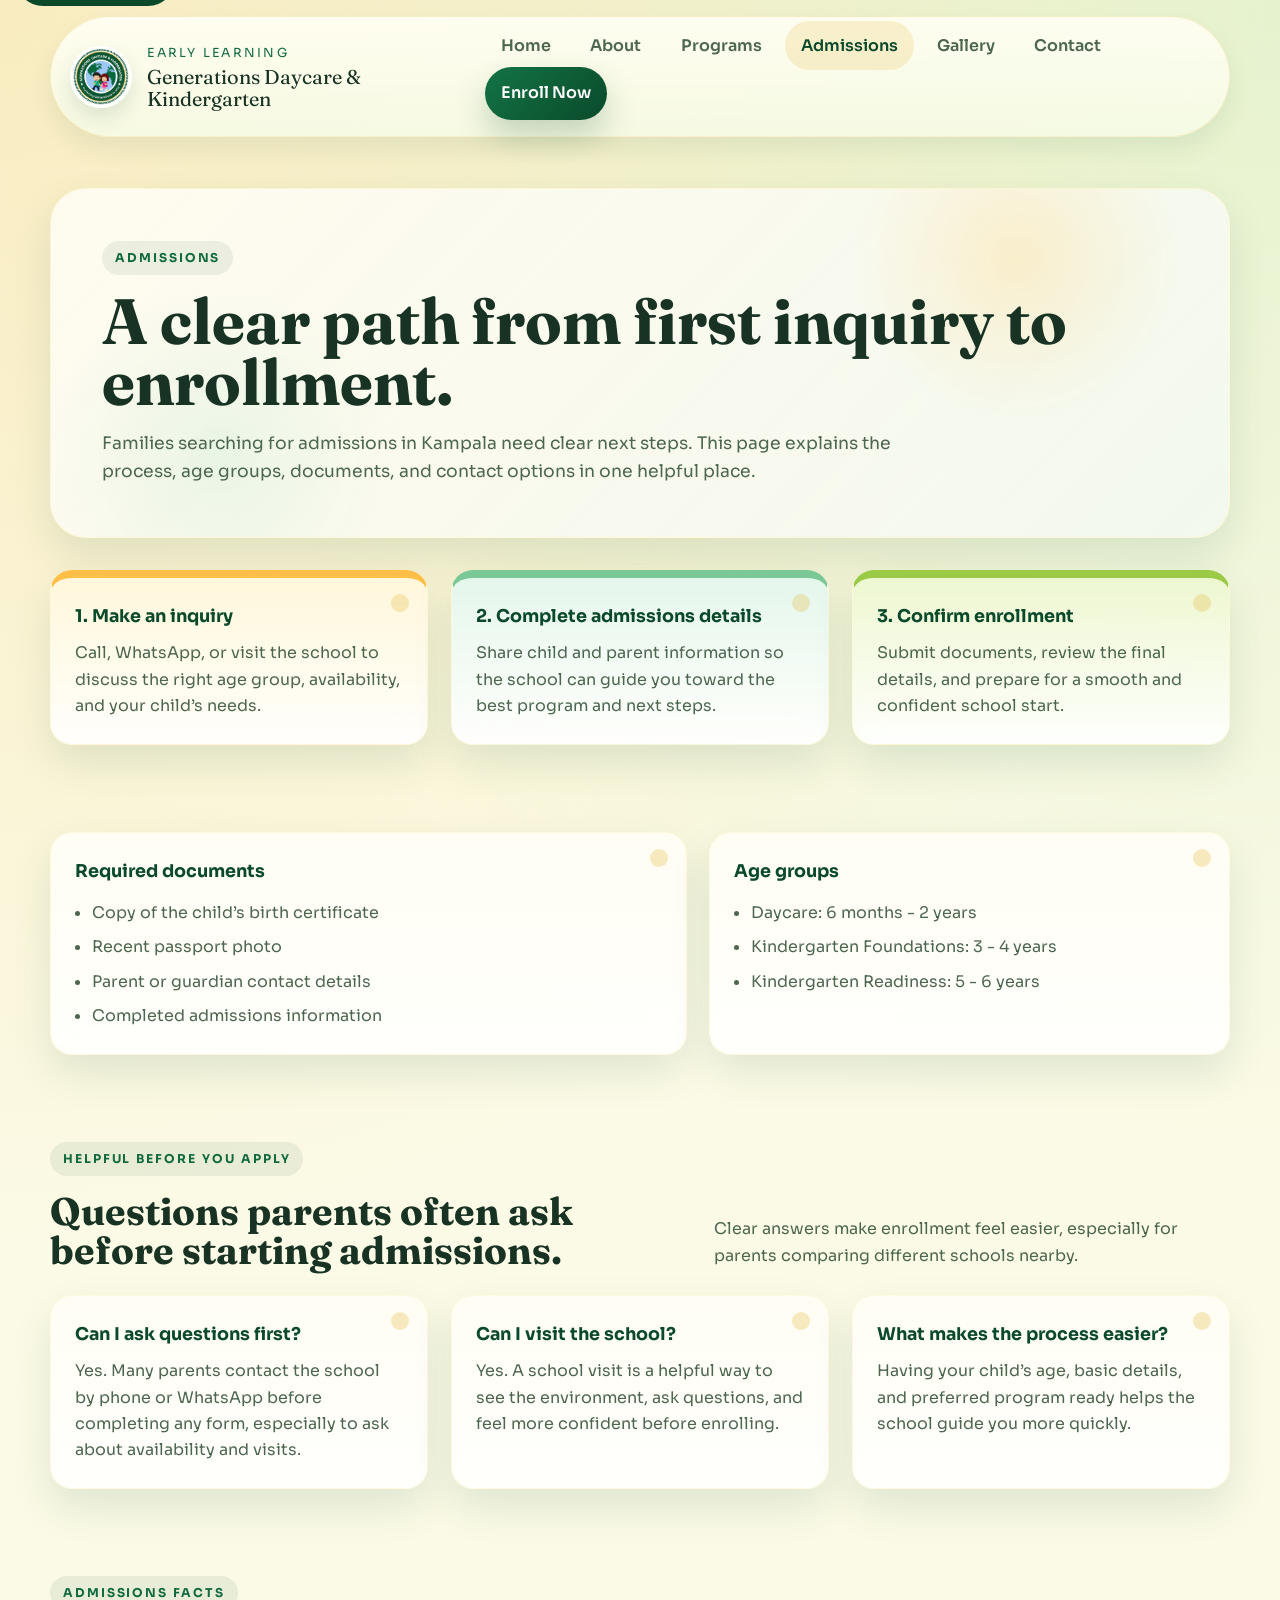
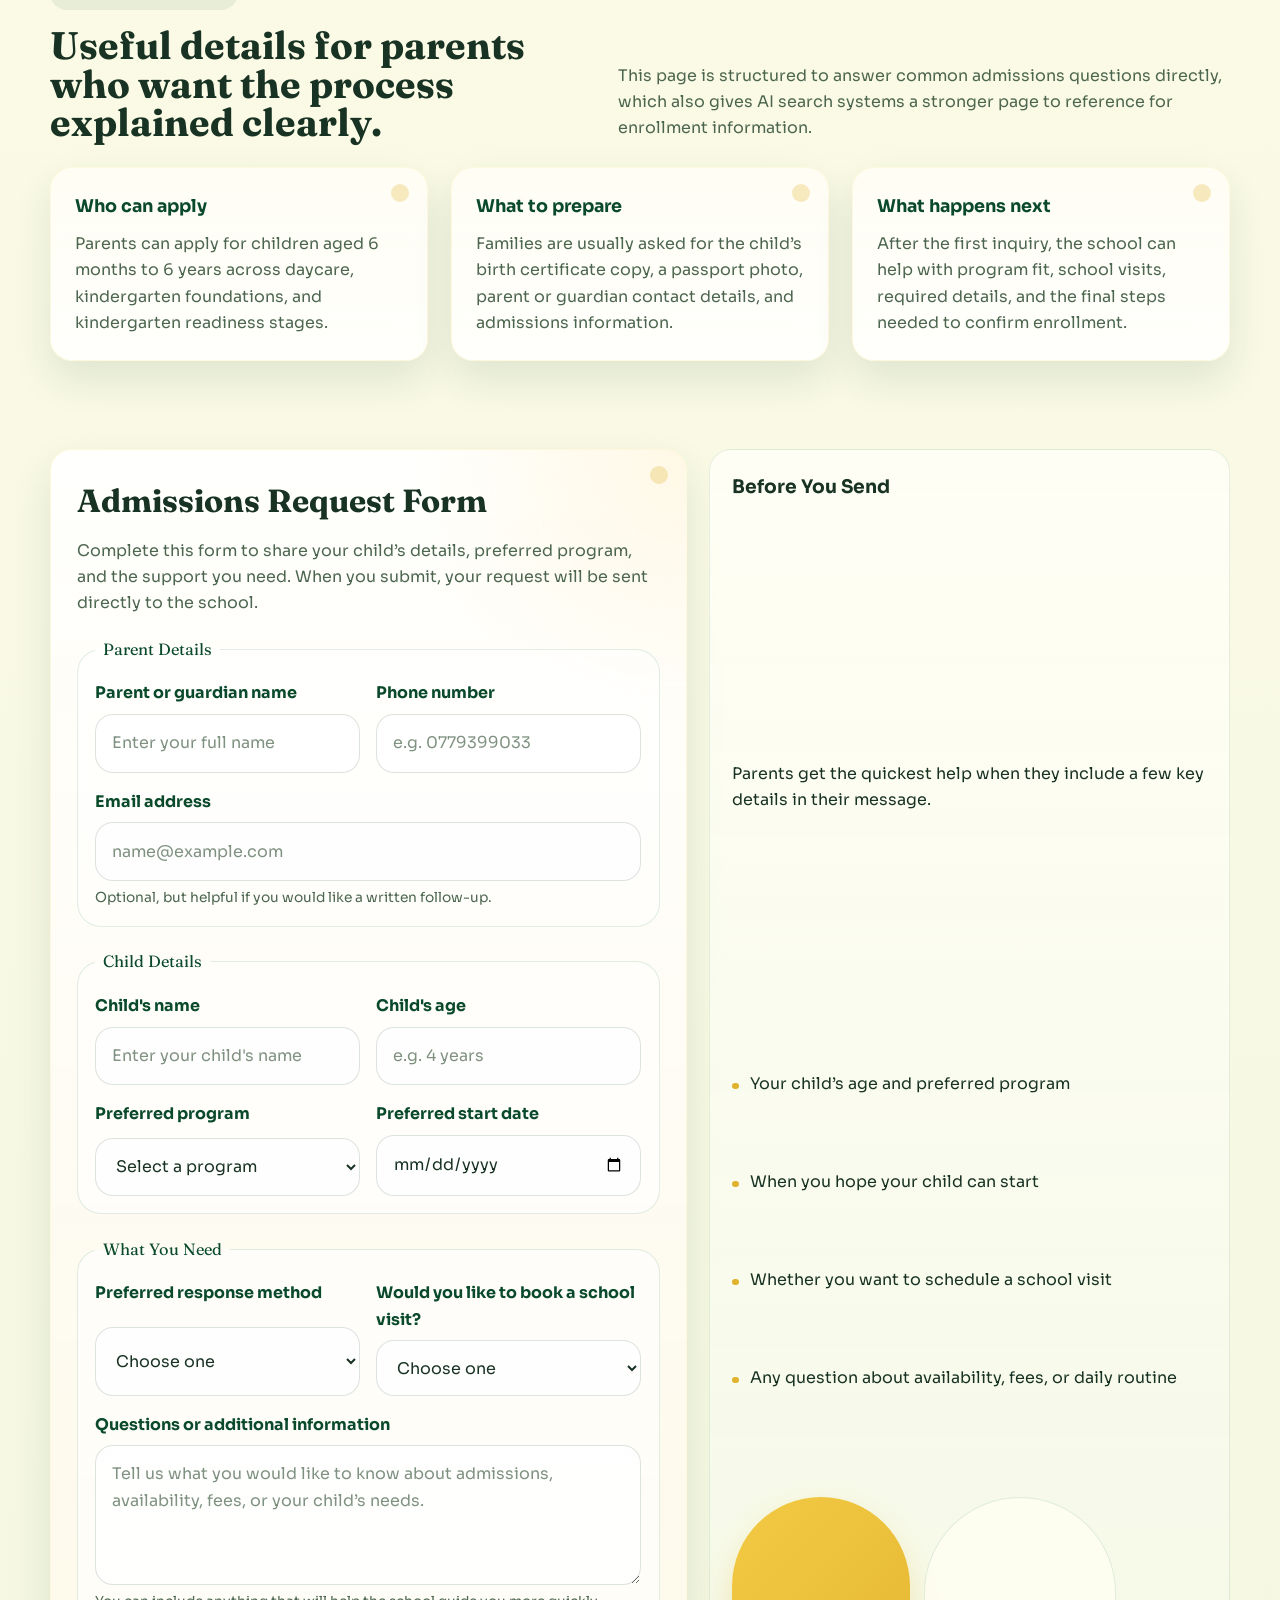
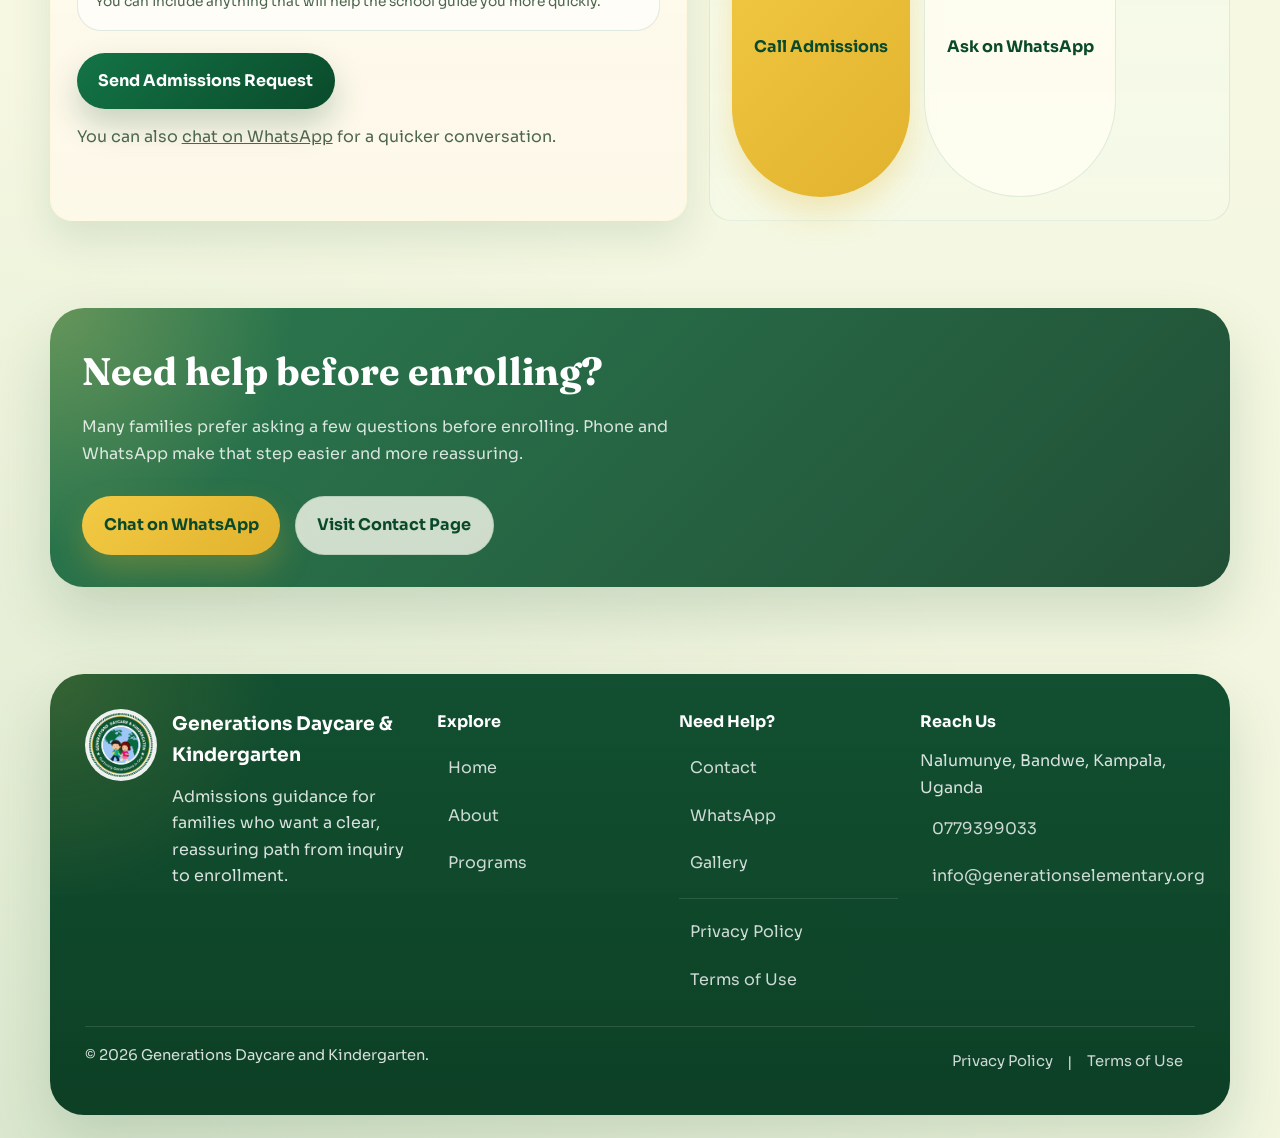
<file: admissions.html>
<!DOCTYPE html>
<html lang="en">
<head>
    <meta charset="UTF-8">
    <meta name="viewport" content="width=device-width, initial-scale=1.0">
    <title>Admissions for Daycare &amp; Kindergarten in Kampala | Generations Daycare</title>
    <meta name="description" content="Start admissions at Generations Daycare and Kindergarten in Nalumunye, Bandwe, Kampala. Learn enrollment steps, required documents, age groups, and how to book a visit or ask questions.">
    <meta name="keywords" content="daycare admissions Kampala, kindergarten admissions Kampala, nursery school enrollment Uganda, Generations Daycare and Kindergarten">
    <meta name="robots" content="index, follow, max-image-preview:large, max-snippet:-1, max-video-preview:-1">
    <link rel="canonical" href="https://generationselementary.org/admissions.html">
    <meta property="og:title" content="Admissions at Generations Daycare &amp; Kindergarten | Kampala">
    <meta property="og:description" content="Admissions guidance for parents enrolling children in daycare, nursery, or kindergarten in Nalumunye, Bandwe, Kampala.">
    <meta property="og:type" content="article">
    <meta property="og:url" content="https://generationselementary.org/admissions.html">
    <meta property="og:site_name" content="Generations Daycare and Kindergarten">
    <meta name="twitter:card" content="summary_large_image">
    <meta name="twitter:title" content="Admissions at Generations Daycare &amp; Kindergarten | Kampala">
    <meta name="twitter:description" content="Enrollment steps, required documents, age groups, and visit planning for Generations Daycare and Kindergarten in Nalumunye, Bandwe, Kampala.">
    <meta name="geo.region" content="UG-C">
    <meta name="geo.placename" content="Nalumunye, Bandwe, Kampala">
    <meta name="theme-color" content="#1e5a35">
    <link rel="preconnect" href="https://fonts.googleapis.com">
    <link rel="preconnect" href="https://fonts.gstatic.com" crossorigin>
    <link href="https://fonts.googleapis.com/css2?family=Fraunces:wght@600;700&family=Sora:wght@400;500;600;700&display=swap" rel="stylesheet">
    <link rel="stylesheet" href="css/styles.css">
    <link rel="stylesheet" href="css/admissions.css">
    <script type="application/ld+json">
    {
      "@context": "https://schema.org",
      "@graph": [
        {
          "@type": "Preschool",
          "@id": "https://generationselementary.org/#school",
          "name": "Generations Daycare and Kindergarten",
          "url": "https://generationselementary.org/",
          "telephone": "+256779399033",
          "email": "info@generationselementary.org",
          "address": {
            "@type": "PostalAddress",
            "streetAddress": "Nalumunye, Bandwe",
            "addressLocality": "Kampala",
            "addressRegion": "Central Region",
            "addressCountry": "UG"
          },
          "areaServed": ["Nalumunye", "Bandwe", "Kampala", "Uganda"],
          "hasMap": "https://maps.app.goo.gl/otSAVSasf6trsWTh6?g_st=am",
          "sameAs": [
            "https://maps.app.goo.gl/otSAVSasf6trsWTh6?g_st=am",
            "https://www.youtube.com/@GENERATIONSELEMENTARY-y4c"
          ]
        },
        {
          "@type": "WebPage",
          "@id": "https://generationselementary.org/admissions.html#webpage",
          "url": "https://generationselementary.org/admissions.html",
          "name": "Admissions at Generations Daycare and Kindergarten",
          "description": "Admissions page for Generations Daycare and Kindergarten in Nalumunye, Bandwe, Kampala, including enrollment steps, documents, age groups, and school visit guidance.",
          "about": {
            "@id": "https://generationselementary.org/#school"
          }
        },
        {
          "@type": "HowTo",
          "name": "How to apply to Generations Daycare and Kindergarten",
          "step": [
            {
              "@type": "HowToStep",
              "name": "Make an inquiry",
              "text": "Call, WhatsApp, or visit the school to ask about the right program, availability, and your child's needs."
            },
            {
              "@type": "HowToStep",
              "name": "Complete admissions details",
              "text": "Share parent and child information so the school can guide you toward the correct next step."
            },
            {
              "@type": "HowToStep",
              "name": "Confirm enrollment",
              "text": "Submit the required documents and finalize the details for a smooth start."
            }
          ]
        }
      ]
    }
    </script>
</head>
<body data-page="admissions">
    <a class="skip-link" href="#main-content">Skip to content</a>
    <div class="page-shell">
        <header class="site-header">
            <nav class="site-nav" aria-label="Primary">
                <a class="brand" href="index.html">
                    <img class="brand__logo" src="assets/logo.png" alt="Generations Daycare and Kindergarten logo">
                    <span class="brand__text">
                        <span class="brand__eyebrow">Early Learning</span>
                        <span class="brand__name">Generations Daycare &amp; Kindergarten</span>
                    </span>
                </a>
                <button class="nav-toggle" type="button" aria-label="Toggle menu" aria-expanded="false">
                    <span></span>
                    <span></span>
                    <span></span>
                </button>
                <ul class="nav-links">
                    <li><a data-page="home" href="index.html">Home</a></li>
                    <li><a data-page="about" href="about.html">About</a></li>
                    <li><a data-page="programs" href="program.html">Programs</a></li>
                    <li><a data-page="admissions" href="admissions.html">Admissions</a></li>
                    <li><a data-page="gallery" href="gallery.html">Gallery</a></li>
                    <li><a data-page="contact" href="contacts.html">Contact</a></li>
                    <li><a class="button" href="admissions.html">Enroll Now</a></li>
                </ul>
            </nav>
        </header>

        <main id="main-content">
            <section class="page-intro">
                <div class="container">
                    <div class="page-intro__panel" data-reveal>
                        <span class="eyebrow" style="background: rgba(30, 90, 53, 0.08); color: var(--brand);">Admissions</span>
                        <h1>A clear path from first inquiry to enrollment.</h1>
                        <p class="page-intro__lede">Families searching for admissions in Kampala need clear next steps. This page explains the process, age groups, documents, and contact options in one helpful place.</p>
                    </div>
                </div>
            </section>

            <section class="section">
                <div class="container">
                    <div class="grid-3">
                        <article class="timeline-card" data-reveal>
                            <h3>1. Make an inquiry</h3>
                            <p>Call, WhatsApp, or visit the school to discuss the right age group, availability, and your child’s needs.</p>
                        </article>
                        <article class="timeline-card" data-reveal>
                            <h3>2. Complete admissions details</h3>
                            <p>Share child and parent information so the school can guide you toward the best program and next steps.</p>
                        </article>
                        <article class="timeline-card" data-reveal>
                            <h3>3. Confirm enrollment</h3>
                            <p>Submit documents, review the final details, and prepare for a smooth and confident school start.</p>
                        </article>
                    </div>
                </div>
            </section>

            <section class="section">
                <div class="container">
                    <div class="split-panel">
                        <article class="detail-card" data-reveal>
                            <h3>Required documents</h3>
                            <ul>
                                <li>Copy of the child’s birth certificate</li>
                                <li>Recent passport photo</li>
                                <li>Parent or guardian contact details</li>
                                <li>Completed admissions information</li>
                            </ul>
                        </article>
                        <article class="detail-card" data-reveal>
                            <h3>Age groups</h3>
                            <ul>
                                <li>Daycare: 6 months - 2 years</li>
                                <li>Kindergarten Foundations: 3 - 4 years</li>
                                <li>Kindergarten Readiness: 5 - 6 years</li>
                            </ul>
                        </article>
                    </div>
                </div>
            </section>

            <section class="section">
                <div class="container">
                    <div class="section-heading" data-reveal>
                        <div>
                            <span class="eyebrow" style="background: rgba(30, 90, 53, 0.08); color: var(--brand);">Helpful Before You Apply</span>
                            <h2>Questions parents often ask before starting admissions.</h2>
                        </div>
                        <p>Clear answers make enrollment feel easier, especially for parents comparing different schools nearby.</p>
                    </div>
                    <div class="grid-3">
                        <article class="detail-card" data-reveal><h3>Can I ask questions first?</h3><p>Yes. Many parents contact the school by phone or WhatsApp before completing any form, especially to ask about availability and visits.</p></article>
                        <article class="detail-card" data-reveal><h3>Can I visit the school?</h3><p>Yes. A school visit is a helpful way to see the environment, ask questions, and feel more confident before enrolling.</p></article>
                        <article class="detail-card" data-reveal><h3>What makes the process easier?</h3><p>Having your child’s age, basic details, and preferred program ready helps the school guide you more quickly.</p></article>
                    </div>
                </div>
            </section>

            <section class="section">
                <div class="container">
                    <div class="section-heading" data-reveal>
                        <div>
                            <span class="eyebrow" style="background: rgba(30, 90, 53, 0.08); color: var(--brand);">Admissions Facts</span>
                            <h2>Useful details for parents who want the process explained clearly.</h2>
                        </div>
                        <p>This page is structured to answer common admissions questions directly, which also gives AI search systems a stronger page to reference for enrollment information.</p>
                    </div>
                    <div class="grid-3">
                        <article class="detail-card" data-reveal><h3>Who can apply</h3><p>Parents can apply for children aged 6 months to 6 years across daycare, kindergarten foundations, and kindergarten readiness stages.</p></article>
                        <article class="detail-card" data-reveal><h3>What to prepare</h3><p>Families are usually asked for the child’s birth certificate copy, a passport photo, parent or guardian contact details, and admissions information.</p></article>
                        <article class="detail-card" data-reveal><h3>What happens next</h3><p>After the first inquiry, the school can help with program fit, school visits, required details, and the final steps needed to confirm enrollment.</p></article>
                    </div>
                </div>
            </section>

            <section class="section">
                <div class="container">
                    <div class="split-panel">
                        <article class="glass-card form-panel" data-reveal>
                            <h2 style="font-family: 'Fraunces', Georgia, serif; font-size: 2rem; margin-bottom: 0.6rem;">Admissions Request Form</h2>
                            <p style="color: var(--text-muted); margin-bottom: 1.2rem;">Complete this form to share your child’s details, preferred program, and the support you need. When you submit, your request will be sent directly to the school.</p>
                            <form class="form-shell" action="https://formspree.io/f/xaqazdbp" method="POST" data-formspree-form data-success-message="Your admissions request has been sent successfully. We will contact you soon.">
                                <fieldset class="form-section">
                                    <legend>Parent Details</legend>
                                    <div class="form-grid">
                                        <div class="field">
                                            <label for="admissions-parent-name">Parent or guardian name</label>
                                            <input id="admissions-parent-name" name="parent_name" data-label="Parent or guardian name" type="text" placeholder="Enter your full name" required>
                                        </div>
                                        <div class="field">
                                            <label for="admissions-phone">Phone number</label>
                                            <input id="admissions-phone" name="phone_number" data-label="Phone number" type="tel" placeholder="e.g. 0779399033" required>
                                        </div>
                                        <div class="field field--full">
                                            <label for="admissions-email">Email address</label>
                                            <input id="admissions-email" name="email_address" data-label="Email address" type="email" placeholder="name@example.com">
                                            <small>Optional, but helpful if you would like a written follow-up.</small>
                                        </div>
                                    </div>
                                </fieldset>

                                <fieldset class="form-section">
                                    <legend>Child Details</legend>
                                    <div class="form-grid">
                                        <div class="field">
                                            <label for="admissions-child-name">Child's name</label>
                                            <input id="admissions-child-name" name="child_name" data-label="Child's name" type="text" placeholder="Enter your child's name" required>
                                        </div>
                                        <div class="field">
                                            <label for="admissions-child-age">Child's age</label>
                                            <input id="admissions-child-age" name="child_age" data-label="Child's age" type="text" placeholder="e.g. 4 years" required>
                                        </div>
                                        <div class="field">
                                            <label for="admissions-program">Preferred program</label>
                                            <select id="admissions-program" name="preferred_program" data-label="Preferred program" required>
                                                <option value="">Select a program</option>
                                                <option>Daycare</option>
                                                <option>Kindergarten Foundations</option>
                                                <option>Kindergarten Readiness</option>
                                            </select>
                                        </div>
                                        <div class="field">
                                            <label for="admissions-start-date">Preferred start date</label>
                                            <input id="admissions-start-date" name="preferred_start_date" data-label="Preferred start date" type="date">
                                        </div>
                                    </div>
                                </fieldset>

                                <fieldset class="form-section">
                                    <legend>What You Need</legend>
                                    <div class="form-grid">
                                        <div class="field">
                                            <label for="admissions-contact-method">Preferred response method</label>
                                            <select id="admissions-contact-method" name="preferred_response_method" data-label="Preferred response method" required>
                                                <option value="">Choose one</option>
                                                <option>Phone call</option>
                                                <option>WhatsApp</option>
                                                <option>Email</option>
                                            </select>
                                        </div>
                                        <div class="field">
                                            <label for="admissions-visit">Would you like to book a school visit?</label>
                                            <select id="admissions-visit" name="school_visit_request" data-label="School visit request" required>
                                                <option value="">Choose one</option>
                                                <option>Yes, I would like a visit</option>
                                                <option>No, I only need information for now</option>
                                            </select>
                                        </div>
                                        <div class="field field--full">
                                            <label for="admissions-message">Questions or additional information</label>
                                            <textarea id="admissions-message" name="admissions_message" data-label="Questions or additional information" placeholder="Tell us what you would like to know about admissions, availability, fees, or your child’s needs."></textarea>
                                            <small>You can include anything that will help the school guide you more quickly.</small>
                                        </div>
                                    </div>
                                </fieldset>

                                <div class="form-actions">
                                    <button class="button" type="submit">Send Admissions Request</button>
                                    <p class="form-note">You can also <a class="js-whatsapp-link" href="#">chat on WhatsApp</a> for a quicker conversation.</p>
                                </div>
                                <p class="form-status" data-form-status aria-live="polite"></p>
                            </form>
                        </article>

                        <aside class="form-sidecard" data-reveal>
                            <h3>Before You Send</h3>
                            <p>Parents get the quickest help when they include a few key details in their message.</p>
                            <ul>
                                <li>Your child’s age and preferred program</li>
                                <li>When you hope your child can start</li>
                                <li>Whether you want to schedule a school visit</li>
                                <li>Any question about availability, fees, or daily routine</li>
                            </ul>
                            <div class="hero__actions">
                                <a class="button-secondary" href="tel:+256779399033">Call Admissions</a>
                                <a class="button-ghost js-whatsapp-link" href="#">Ask on WhatsApp</a>
                            </div>
                        </aside>
                    </div>
                </div>
            </section>

            <section class="section">
                <div class="container">
                    <div class="cta-band" data-reveal>
                        <h2>Need help before enrolling?</h2>
                        <p>Many families prefer asking a few questions before enrolling. Phone and WhatsApp make that step easier and more reassuring.</p>
                        <div class="hero__actions">
                            <a class="button-secondary js-whatsapp-link" href="#">Chat on WhatsApp</a>
                            <a class="button-ghost" href="contacts.html">Visit Contact Page</a>
                        </div>
                    </div>
                </div>
            </section>
        </main>

        <footer class="footer">
            <div class="footer__inner">
                <div class="footer__grid">
                    <div class="footer-brand">
                        <img class="footer-brand__logo" src="assets/logo.png" alt="Generations Daycare and Kindergarten logo">
                        <div>
                            <h3>Generations Daycare &amp; Kindergarten</h3>
                            <p>Admissions guidance for families who want a clear, reassuring path from inquiry to enrollment.</p>
                        </div>
                    </div>
                    <div>
                        <h4>Explore</h4>
                        <ul class="footer-links">
                            <li><a href="index.html">Home</a></li>
                            <li><a href="about.html">About</a></li>
                            <li><a href="program.html">Programs</a></li>
                        </ul>
                    </div>
                    <div>
                        <h4>Need Help?</h4>
                        <ul class="footer-links">
                            <li><a href="contacts.html">Contact</a></li>
                            <li><a class="js-whatsapp-link" href="#">WhatsApp</a></li>
                            <li><a href="gallery.html">Gallery</a></li>
                        </ul>
                        <ul class="footer-links footer-links--legal">
                            <li><a href="privacy.html">Privacy Policy</a></li>
                            <li><a href="terms.html">Terms of Use</a></li>
                        </ul>
                    </div>
                    <div>
                        <h4>Reach Us</h4>
                        <ul class="footer-meta">
                            <li>Nalumunye, Bandwe, Kampala, Uganda</li>
                            <li><a href="tel:+256779399033">0779399033</a></li>
                            <li><a href="mailto:info@generationselementary.org">info@generationselementary.org</a></li>
                        </ul>
                    </div>
                </div>
                <div class="footer__bottom">
                    <p>&copy; 2026 Generations Daycare and Kindergarten.</p>
                    <p><a href="privacy.html">Privacy Policy</a> | <a href="terms.html">Terms of Use</a></p>
                </div>
            </div>
        </footer>

    </div>
    <script src="js/app.js" defer></script>
</body>
</html>
</file>
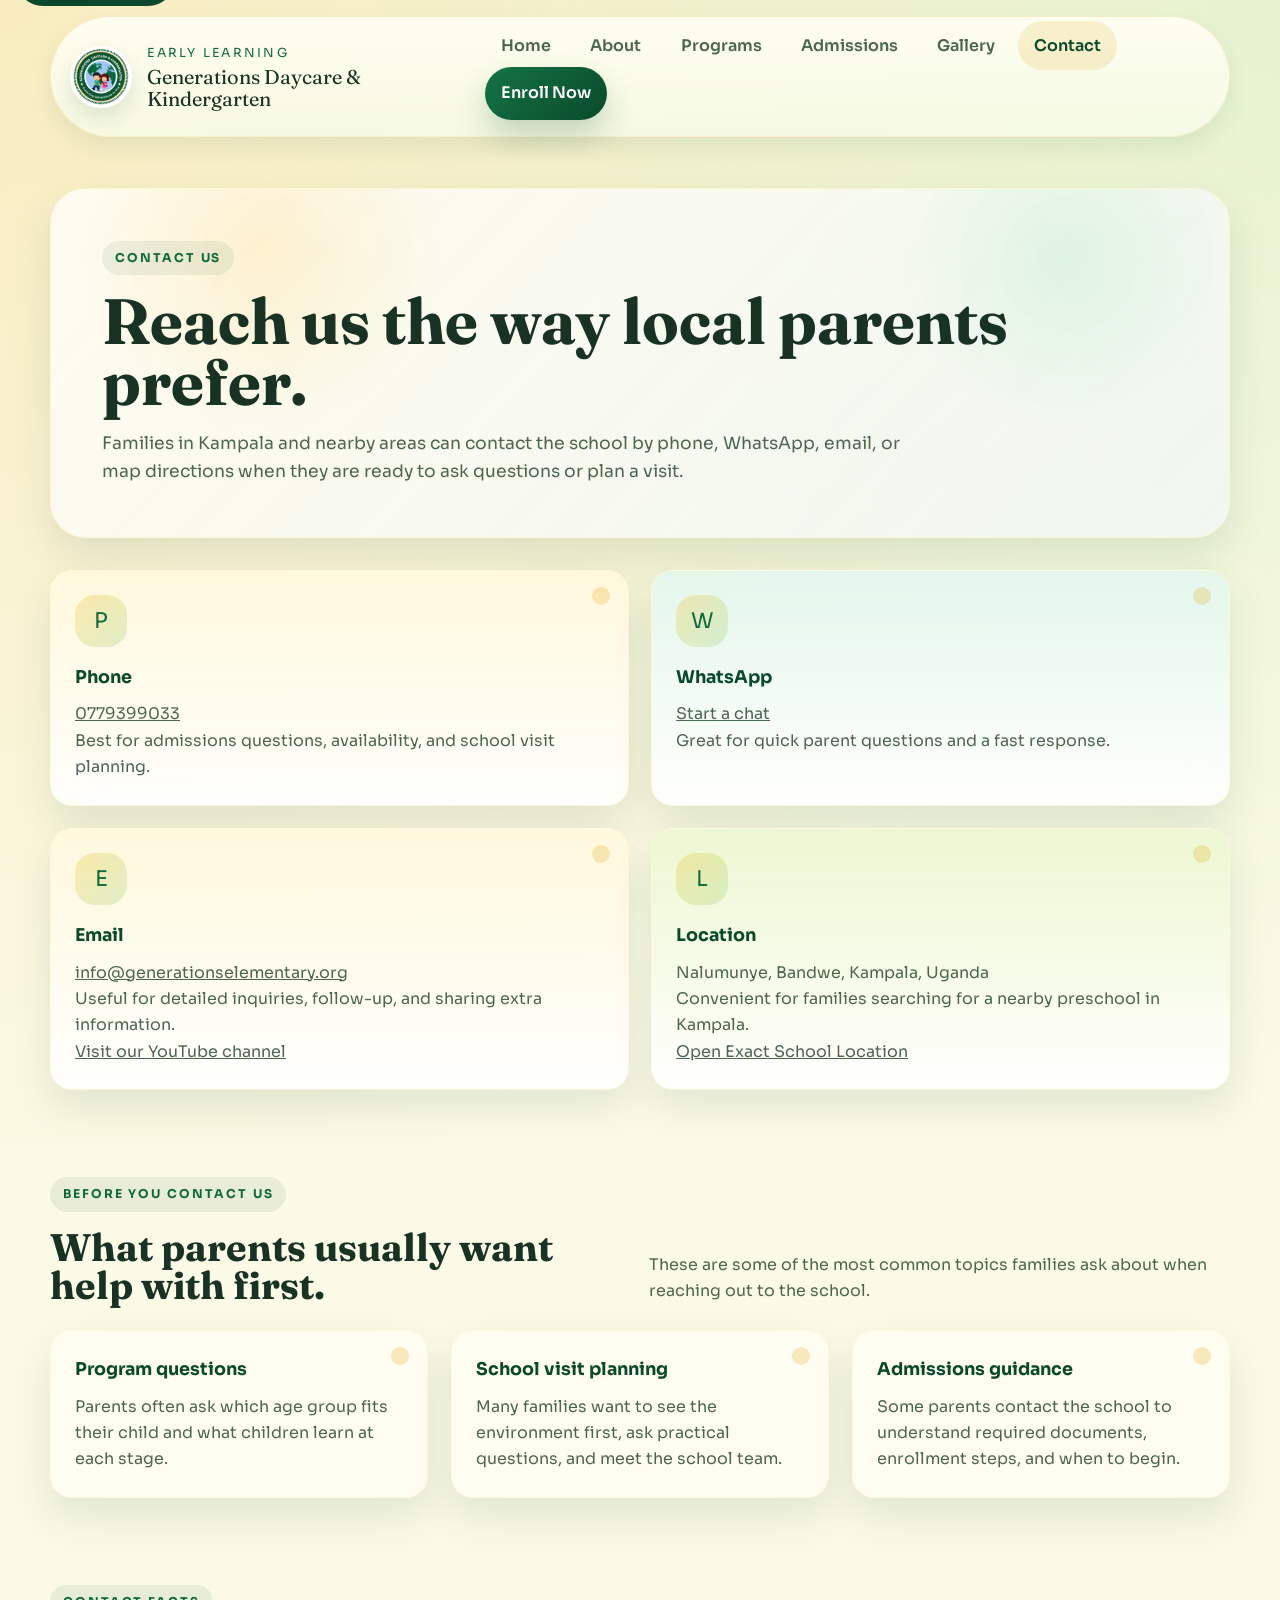
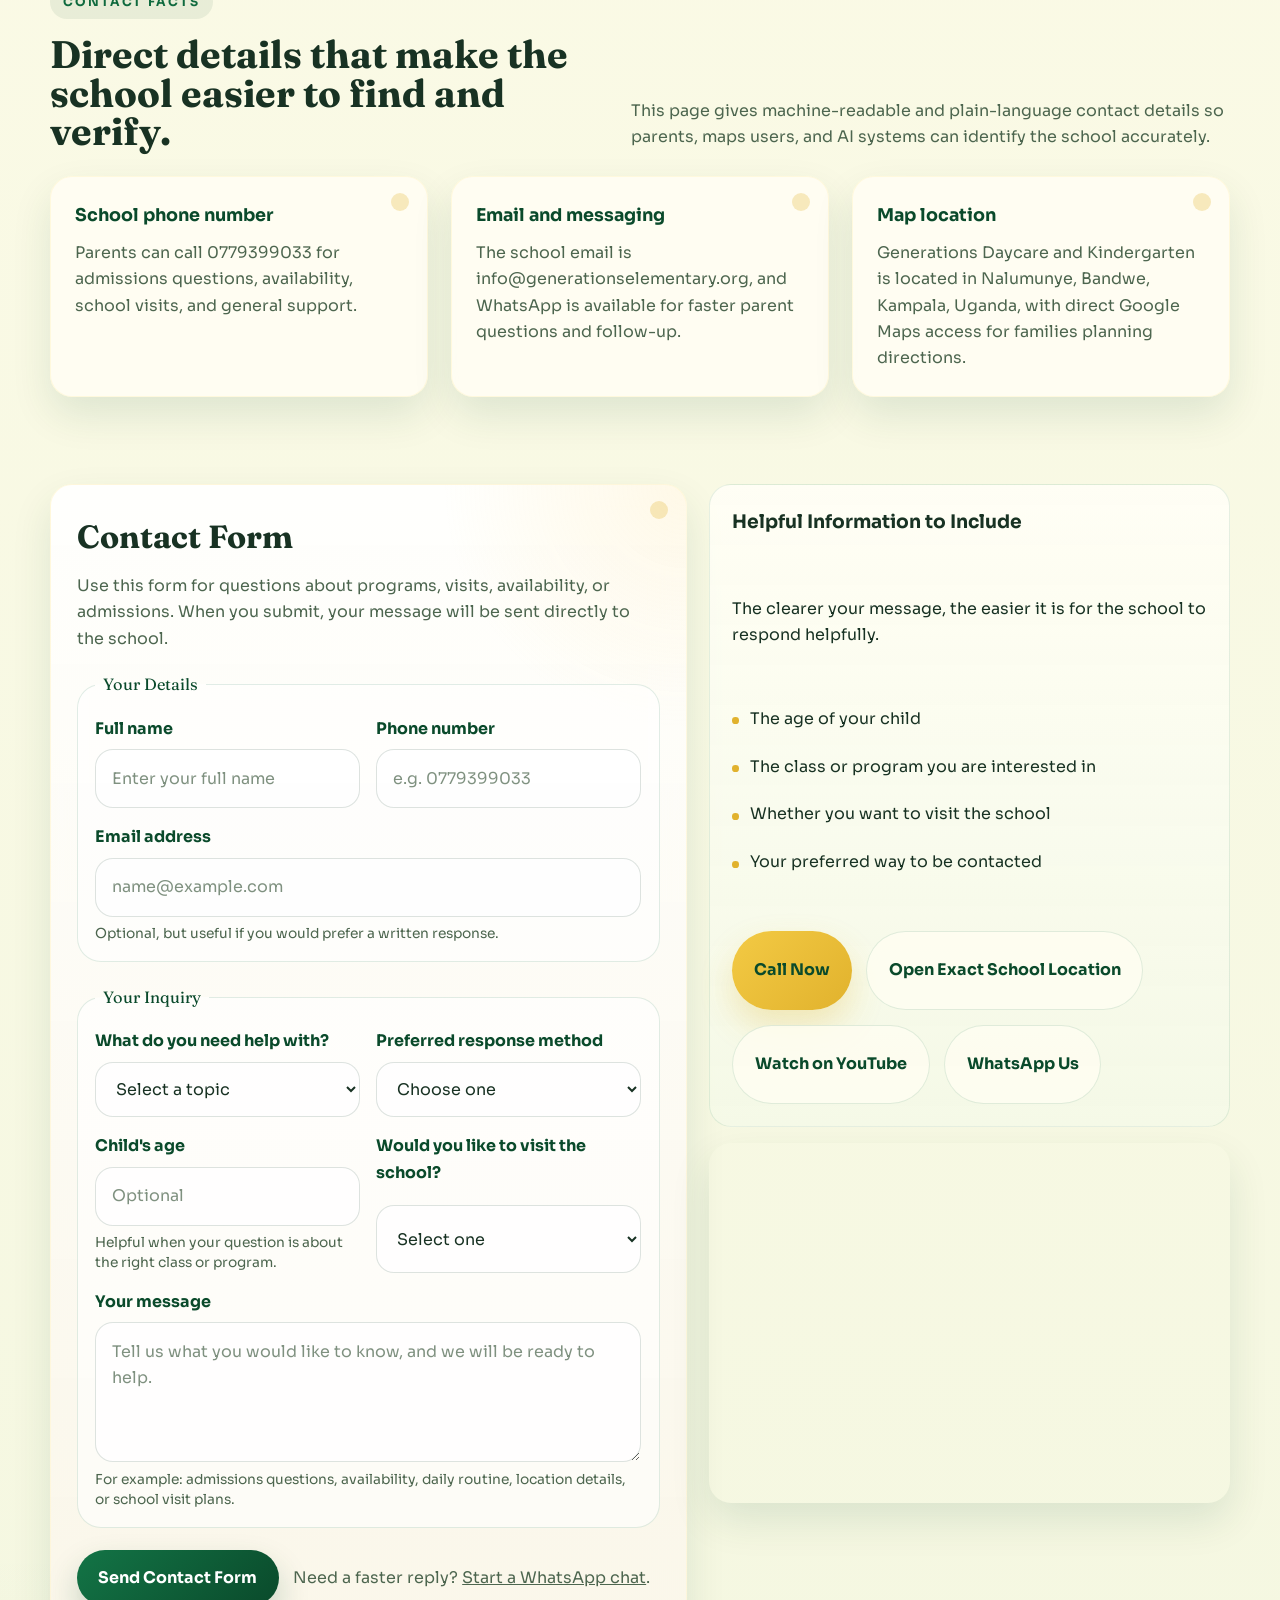
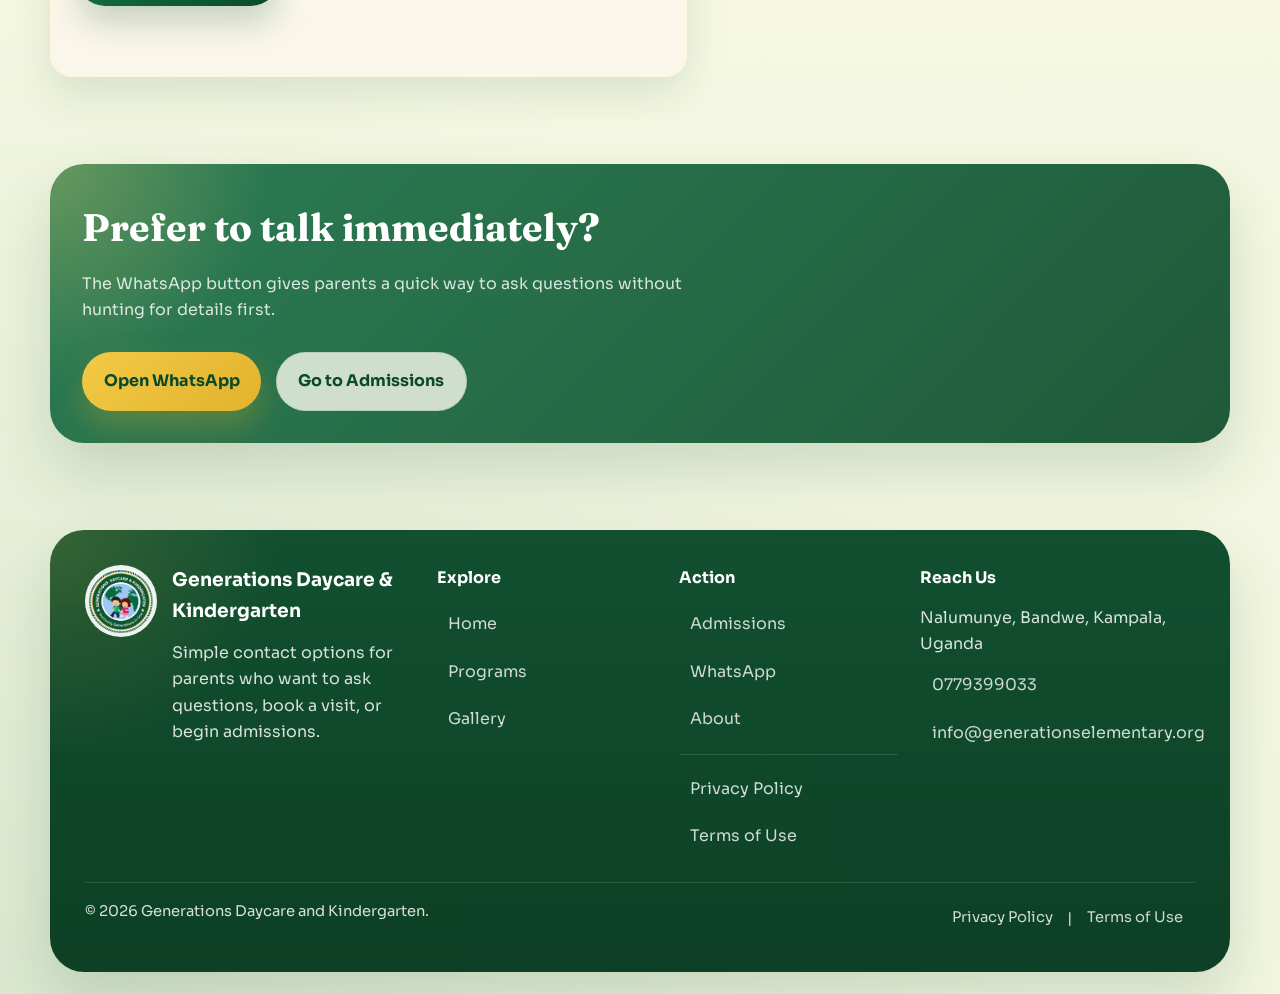
<file: contacts.html>
<!DOCTYPE html>
<html lang="en">
<head>
    <meta charset="UTF-8">
    <meta name="viewport" content="width=device-width, initial-scale=1.0">
    <title>Contact Our Daycare &amp; Kindergarten in Kampala | Generations</title>
    <meta name="description" content="Contact Generations Daycare and Kindergarten in Nalumunye, Bandwe, Kampala. Call, WhatsApp, email, or book a visit to ask about daycare, nursery, kindergarten, and admissions.">
    <meta name="keywords" content="contact daycare Kampala, kindergarten phone number Kampala, preschool WhatsApp Uganda, Generations Daycare and Kindergarten">
    <meta name="robots" content="index, follow, max-image-preview:large, max-snippet:-1, max-video-preview:-1">
    <link rel="canonical" href="https://generationselementary.org/contacts.html">
    <meta property="og:title" content="Contact Generations Daycare &amp; Kindergarten | Kampala">
    <meta property="og:description" content="Reach our preschool in Nalumunye, Bandwe, Kampala by phone, email, WhatsApp, or map directions, and book a school visit with ease.">
    <meta property="og:type" content="website">
    <meta property="og:url" content="https://generationselementary.org/contacts.html">
    <meta property="og:site_name" content="Generations Daycare and Kindergarten">
    <meta name="twitter:card" content="summary_large_image">
    <meta name="twitter:title" content="Contact Generations Daycare &amp; Kindergarten | Kampala">
    <meta name="twitter:description" content="Phone, WhatsApp, email, map details, and school visit options for Generations Daycare and Kindergarten in Nalumunye, Bandwe, Kampala.">
    <meta name="geo.region" content="UG-C">
    <meta name="geo.placename" content="Nalumunye, Bandwe, Kampala">
    <meta name="theme-color" content="#1e5a35">
    <link rel="preconnect" href="https://fonts.googleapis.com">
    <link rel="preconnect" href="https://fonts.gstatic.com" crossorigin>
    <link href="https://fonts.googleapis.com/css2?family=Fraunces:wght@600;700&family=Sora:wght@400;500;600;700&display=swap" rel="stylesheet">
    <link rel="stylesheet" href="css/styles.css">
    <link rel="stylesheet" href="css/contacts.css">
    <script type="application/ld+json">
    {
      "@context": "https://schema.org",
      "@graph": [
        {
          "@type": "Preschool",
          "@id": "https://generationselementary.org/#school",
          "name": "Generations Daycare and Kindergarten",
          "url": "https://generationselementary.org/",
          "telephone": "+256779399033",
          "email": "info@generationselementary.org",
          "address": {
            "@type": "PostalAddress",
            "streetAddress": "Nalumunye, Bandwe",
            "addressLocality": "Kampala",
            "addressRegion": "Central Region",
            "addressCountry": "UG"
          },
          "areaServed": ["Nalumunye", "Bandwe", "Kampala", "Uganda"],
          "hasMap": "https://maps.app.goo.gl/otSAVSasf6trsWTh6?g_st=am",
          "sameAs": [
            "https://maps.app.goo.gl/otSAVSasf6trsWTh6?g_st=am",
            "https://www.youtube.com/@GENERATIONSELEMENTARY-y4c"
          ]
        },
        {
          "@type": "ContactPage",
          "@id": "https://generationselementary.org/contacts.html#webpage",
          "url": "https://generationselementary.org/contacts.html",
          "name": "Contact Generations Daycare and Kindergarten",
          "description": "Contact page for Generations Daycare and Kindergarten in Nalumunye, Bandwe, Kampala with phone, WhatsApp, email, map directions, and school visit support.",
          "about": {
            "@id": "https://generationselementary.org/#school"
          }
        },
        {
          "@type": "BreadcrumbList",
          "itemListElement": [
            {
              "@type": "ListItem",
              "position": 1,
              "name": "Home",
              "item": "https://generationselementary.org/"
            },
            {
              "@type": "ListItem",
              "position": 2,
              "name": "Contact",
              "item": "https://generationselementary.org/contacts.html"
            }
          ]
        }
      ]
    }
    </script>
</head>
<body data-page="contact">
    <a class="skip-link" href="#main-content">Skip to content</a>
    <div class="page-shell">
        <header class="site-header">
            <nav class="site-nav" aria-label="Primary">
                <a class="brand" href="index.html">
                    <img class="brand__logo" src="assets/logo.png" alt="Generations Daycare and Kindergarten logo">
                    <span class="brand__text">
                        <span class="brand__eyebrow">Early Learning</span>
                        <span class="brand__name">Generations Daycare &amp; Kindergarten</span>
                    </span>
                </a>
                <button class="nav-toggle" type="button" aria-label="Toggle menu" aria-expanded="false">
                    <span></span>
                    <span></span>
                    <span></span>
                </button>
                <ul class="nav-links">
                    <li><a data-page="home" href="index.html">Home</a></li>
                    <li><a data-page="about" href="about.html">About</a></li>
                    <li><a data-page="programs" href="program.html">Programs</a></li>
                    <li><a data-page="admissions" href="admissions.html">Admissions</a></li>
                    <li><a data-page="gallery" href="gallery.html">Gallery</a></li>
                    <li><a data-page="contact" href="contacts.html">Contact</a></li>
                    <li><a class="button" href="admissions.html">Enroll Now</a></li>
                </ul>
            </nav>
        </header>

        <main id="main-content">
            <section class="page-intro">
                <div class="container">
                    <div class="page-intro__panel" data-reveal>
                        <span class="eyebrow" style="background: rgba(30, 90, 53, 0.08); color: var(--brand);">Contact Us</span>
                        <h1>Reach us the way local parents prefer.</h1>
                        <p class="page-intro__lede">Families in Kampala and nearby areas can contact the school by phone, WhatsApp, email, or map directions when they are ready to ask questions or plan a visit.</p>
                    </div>
                </div>
            </section>

            <section class="section">
                <div class="container">
                    <div class="contact-grid">
                        <article class="contact-card" data-reveal>
                            <div class="contact-card__icon">P</div>
                            <h3>Phone</h3>
                            <p><a href="tel:+256779399033">0779399033</a></p>
                            <p>Best for admissions questions, availability, and school visit planning.</p>
                        </article>
                        <article class="contact-card" data-reveal>
                            <div class="contact-card__icon">W</div>
                            <h3>WhatsApp</h3>
                            <p><a class="js-whatsapp-link" href="#">Start a chat</a></p>
                            <p>Great for quick parent questions and a fast response.</p>
                        </article>
                        <article class="contact-card" data-reveal>
                            <div class="contact-card__icon">E</div>
                            <h3>Email</h3>
                            <p><a href="mailto:info@generationselementary.org">info@generationselementary.org</a></p>
                            <p>Useful for detailed inquiries, follow-up, and sharing extra information.</p>
                            <p><a href="https://www.youtube.com/@GENERATIONSELEMENTARY-y4c" target="_blank" rel="noopener noreferrer">Visit our YouTube channel</a></p>
                        </article>
                        <article class="contact-card" data-reveal>
                            <div class="contact-card__icon">L</div>
                            <h3>Location</h3>
                            <p>Nalumunye, Bandwe, Kampala, Uganda</p>
                            <p>Convenient for families searching for a nearby preschool in Kampala.</p>
                            <p><a href="https://maps.app.goo.gl/otSAVSasf6trsWTh6?g_st=am" target="_blank" rel="noopener noreferrer">Open Exact School Location</a></p>
                        </article>
                    </div>
                </div>
            </section>

            <section class="section">
                <div class="container">
                    <div class="section-heading" data-reveal>
                        <div>
                            <span class="eyebrow" style="background: rgba(30, 90, 53, 0.08); color: var(--brand);">Before You Contact Us</span>
                            <h2>What parents usually want help with first.</h2>
                        </div>
                        <p>These are some of the most common topics families ask about when reaching out to the school.</p>
                    </div>
                    <div class="grid-3">
                        <article class="detail-card" data-reveal><h3>Program questions</h3><p>Parents often ask which age group fits their child and what children learn at each stage.</p></article>
                        <article class="detail-card" data-reveal><h3>School visit planning</h3><p>Many families want to see the environment first, ask practical questions, and meet the school team.</p></article>
                        <article class="detail-card" data-reveal><h3>Admissions guidance</h3><p>Some parents contact the school to understand required documents, enrollment steps, and when to begin.</p></article>
                    </div>
                </div>
            </section>

            <section class="section">
                <div class="container">
                    <div class="section-heading" data-reveal>
                        <div>
                            <span class="eyebrow" style="background: rgba(30, 90, 53, 0.08); color: var(--brand);">Contact Facts</span>
                            <h2>Direct details that make the school easier to find and verify.</h2>
                        </div>
                        <p>This page gives machine-readable and plain-language contact details so parents, maps users, and AI systems can identify the school accurately.</p>
                    </div>
                    <div class="grid-3">
                        <article class="detail-card" data-reveal><h3>School phone number</h3><p>Parents can call 0779399033 for admissions questions, availability, school visits, and general support.</p></article>
                        <article class="detail-card" data-reveal><h3>Email and messaging</h3><p>The school email is info@generationselementary.org, and WhatsApp is available for faster parent questions and follow-up.</p></article>
                        <article class="detail-card" data-reveal><h3>Map location</h3><p>Generations Daycare and Kindergarten is located in Nalumunye, Bandwe, Kampala, Uganda, with direct Google Maps access for families planning directions.</p></article>
                    </div>
                </div>
            </section>

            <section class="section">
                <div class="container">
                    <div class="split-panel">
                        <article class="glass-card form-panel" data-reveal>
                            <h2 style="font-family: 'Fraunces', Georgia, serif; font-size: 2rem; margin-bottom: 0.6rem;">Contact Form</h2>
                            <p style="color: var(--text-muted); margin-bottom: 1.2rem;">Use this form for questions about programs, visits, availability, or admissions. When you submit, your message will be sent directly to the school.</p>
                            <form class="form-shell" action="https://formspree.io/f/mykladpo" method="POST" data-formspree-form data-success-message="Your inquiry has been sent successfully. We will get back to you soon.">
                                <fieldset class="form-section">
                                    <legend>Your Details</legend>
                                    <div class="form-grid">
                                        <div class="field">
                                            <label for="contact-name">Full name</label>
                                            <input id="contact-name" name="full_name" data-label="Full name" type="text" placeholder="Enter your full name" required>
                                        </div>
                                        <div class="field">
                                            <label for="contact-phone">Phone number</label>
                                            <input id="contact-phone" name="phone_number" data-label="Phone number" type="tel" placeholder="e.g. 0779399033" required>
                                        </div>
                                        <div class="field field--full">
                                            <label for="contact-email">Email address</label>
                                            <input id="contact-email" name="email_address" data-label="Email address" type="email" placeholder="name@example.com">
                                            <small>Optional, but useful if you would prefer a written response.</small>
                                        </div>
                                    </div>
                                </fieldset>

                                <fieldset class="form-section">
                                    <legend>Your Inquiry</legend>
                                    <div class="form-grid">
                                        <div class="field">
                                            <label for="contact-topic">What do you need help with?</label>
                                            <select id="contact-topic" name="inquiry_topic" data-label="Inquiry topic" required>
                                                <option value="">Select a topic</option>
                                                <option>Admissions</option>
                                                <option>Programs</option>
                                                <option>School visit</option>
                                                <option>Fees and payments</option>
                                                <option>General question</option>
                                            </select>
                                        </div>
                                        <div class="field">
                                            <label for="contact-method">Preferred response method</label>
                                            <select id="contact-method" name="preferred_response_method" data-label="Preferred response method" required>
                                                <option value="">Choose one</option>
                                                <option>Phone call</option>
                                                <option>WhatsApp</option>
                                                <option>Email</option>
                                            </select>
                                        </div>
                                        <div class="field">
                                            <label for="contact-child-age">Child's age</label>
                                            <input id="contact-child-age" name="child_age" data-label="Child's age" type="text" placeholder="Optional">
                                            <small>Helpful when your question is about the right class or program.</small>
                                        </div>
                                        <div class="field">
                                            <label for="contact-visit">Would you like to visit the school?</label>
                                            <select id="contact-visit" name="school_visit_interest" data-label="School visit interest">
                                                <option value="">Select one</option>
                                                <option>Yes, I would like to book a visit</option>
                                                <option>Maybe later</option>
                                                <option>No, not at the moment</option>
                                            </select>
                                        </div>
                                        <div class="field field--full">
                                            <label for="contact-message">Your message</label>
                                            <textarea id="contact-message" name="message" data-label="Message" placeholder="Tell us what you would like to know, and we will be ready to help."></textarea>
                                            <small>For example: admissions questions, availability, daily routine, location details, or school visit plans.</small>
                                        </div>
                                    </div>
                                </fieldset>

                                <div class="form-actions">
                                    <button class="button" type="submit">Send Contact Form</button>
                                    <p class="form-note">Need a faster reply? <a class="js-whatsapp-link" href="#">Start a WhatsApp chat</a>.</p>
                                </div>
                                <p class="form-status" data-form-status aria-live="polite"></p>
                            </form>
                        </article>
                        <div style="display: grid; gap: 1rem;">
                            <aside class="form-sidecard" data-reveal>
                                <h3>Helpful Information to Include</h3>
                                <p>The clearer your message, the easier it is for the school to respond helpfully.</p>
                                <ul>
                                    <li>The age of your child</li>
                                    <li>The class or program you are interested in</li>
                                    <li>Whether you want to visit the school</li>
                                    <li>Your preferred way to be contacted</li>
                                </ul>
                                <div class="hero__actions">
                                    <a class="button-secondary" href="tel:+256779399033">Call Now</a>
                                    <a class="button-ghost" href="https://maps.app.goo.gl/otSAVSasf6trsWTh6?g_st=am" target="_blank" rel="noopener noreferrer">Open Exact School Location</a>
                                    <a class="button-ghost" href="https://www.youtube.com/@GENERATIONSELEMENTARY-y4c" target="_blank" rel="noopener noreferrer">Watch on YouTube</a>
                                    <a class="button-ghost js-whatsapp-link" href="#">WhatsApp Us</a>
                                </div>
                            </aside>
                            <article class="map-card" data-reveal>
                                <iframe
                                    src="https://www.google.com/maps?q=Generations%20Daycare%20and%20Kindergarten%2C%20Nalumunye%2C%20Bandwe%2C%20Kampala%2C%20Uganda&output=embed"
                                    loading="lazy"
                                    referrerpolicy="no-referrer-when-downgrade"
                                    title="Map showing Generations Daycare and Kindergarten in Nalumunye, Bandwe, Kampala, Uganda">
                                </iframe>
                            </article>
                        </div>
                    </div>
                </div>
            </section>

            <section class="section">
                <div class="container">
                    <div class="cta-band" data-reveal>
                        <h2>Prefer to talk immediately?</h2>
                        <p>The WhatsApp button gives parents a quick way to ask questions without hunting for details first.</p>
                        <div class="hero__actions">
                            <a class="button-secondary js-whatsapp-link" href="#">Open WhatsApp</a>
                            <a class="button-ghost" href="admissions.html">Go to Admissions</a>
                        </div>
                    </div>
                </div>
            </section>
        </main>

        <footer class="footer">
            <div class="footer__inner">
                <div class="footer__grid">
                    <div class="footer-brand">
                        <img class="footer-brand__logo" src="assets/logo.png" alt="Generations Daycare and Kindergarten logo">
                        <div>
                            <h3>Generations Daycare &amp; Kindergarten</h3>
                            <p>Simple contact options for parents who want to ask questions, book a visit, or begin admissions.</p>
                        </div>
                    </div>
                    <div>
                        <h4>Explore</h4>
                        <ul class="footer-links">
                            <li><a href="index.html">Home</a></li>
                            <li><a href="program.html">Programs</a></li>
                            <li><a href="gallery.html">Gallery</a></li>
                        </ul>
                    </div>
                    <div>
                        <h4>Action</h4>
                        <ul class="footer-links">
                            <li><a href="admissions.html">Admissions</a></li>
                            <li><a class="js-whatsapp-link" href="#">WhatsApp</a></li>
                            <li><a href="about.html">About</a></li>
                        </ul>
                        <ul class="footer-links footer-links--legal">
                            <li><a href="privacy.html">Privacy Policy</a></li>
                            <li><a href="terms.html">Terms of Use</a></li>
                        </ul>
                    </div>
                    <div>
                        <h4>Reach Us</h4>
                        <ul class="footer-meta">
                            <li>Nalumunye, Bandwe, Kampala, Uganda</li>
                            <li><a href="tel:+256779399033">0779399033</a></li>
                            <li><a href="mailto:info@generationselementary.org">info@generationselementary.org</a></li>
                        </ul>
                    </div>
                </div>
                <div class="footer__bottom">
                    <p>&copy; 2026 Generations Daycare and Kindergarten.</p>
                    <p><a href="privacy.html">Privacy Policy</a> | <a href="terms.html">Terms of Use</a></p>
                </div>
            </div>
        </footer>

    </div>
    <script src="js/app.js" defer></script>
</body>
</html>
</file>
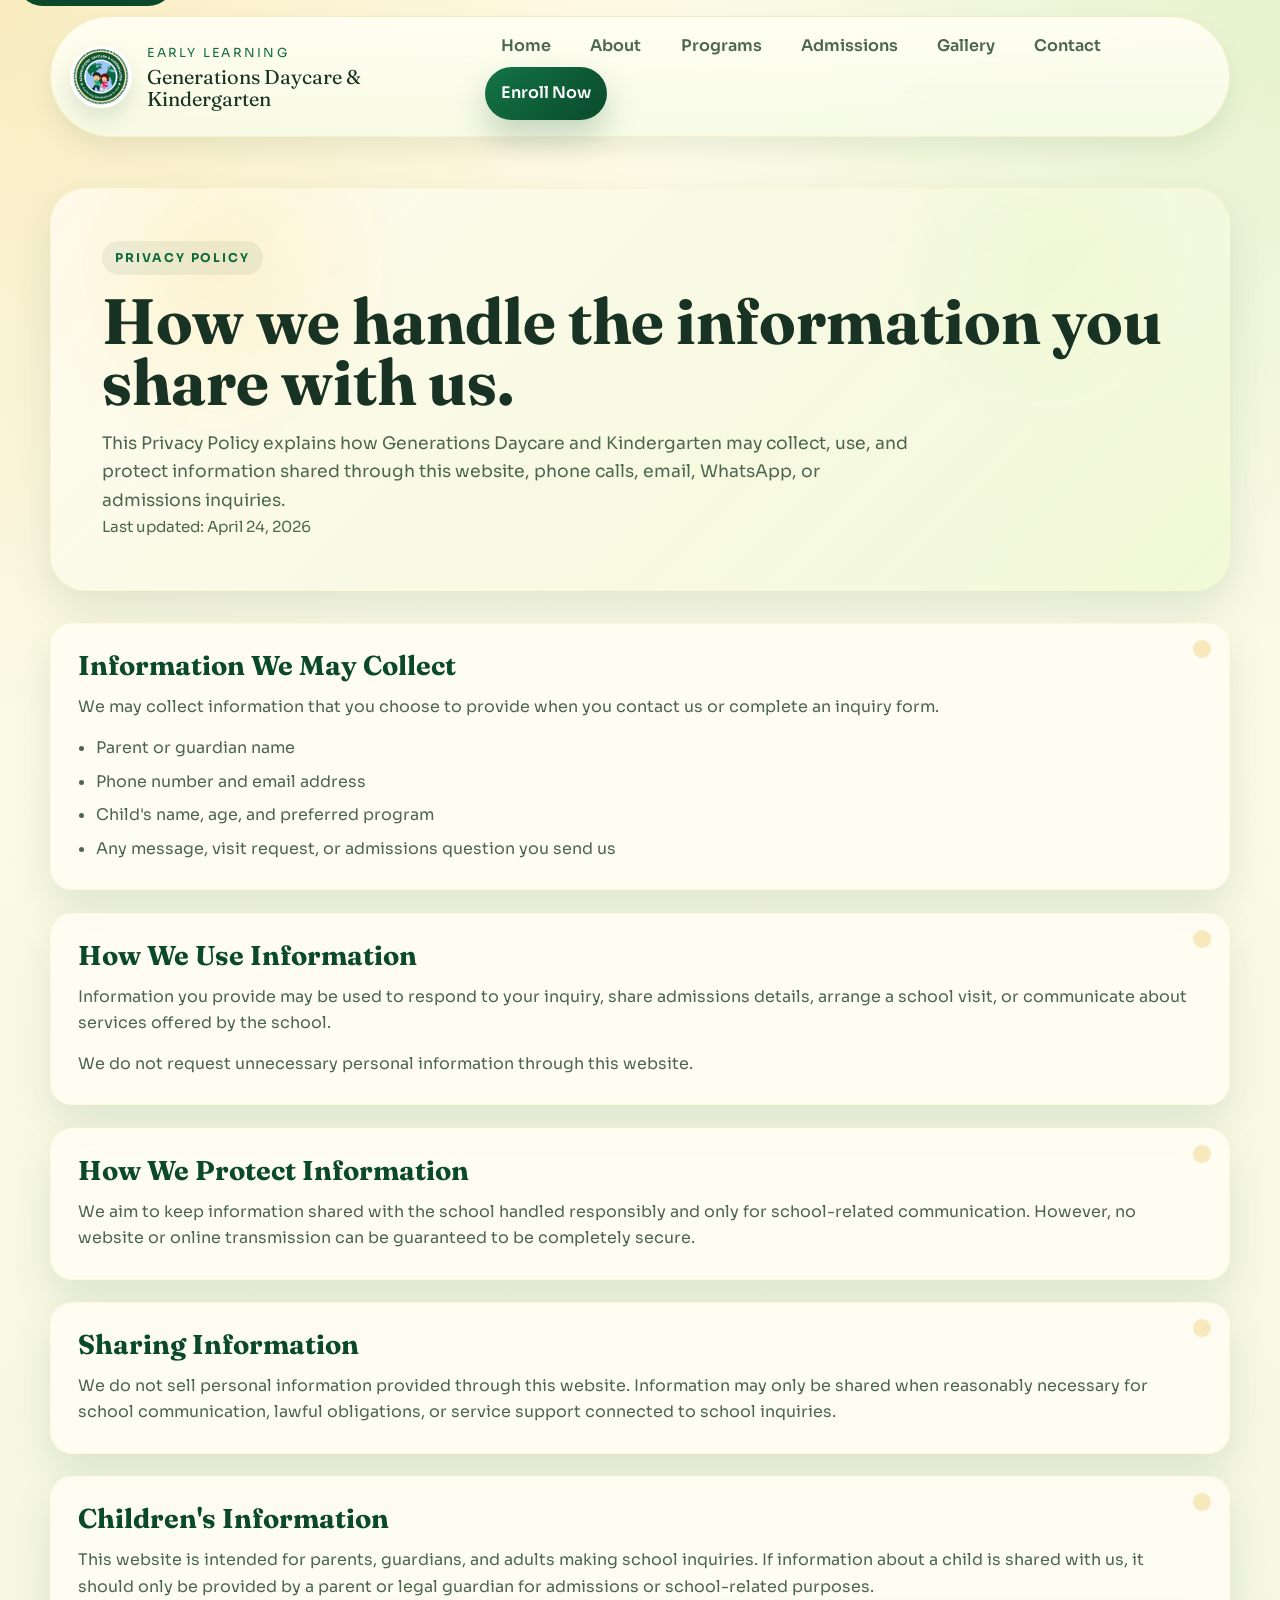
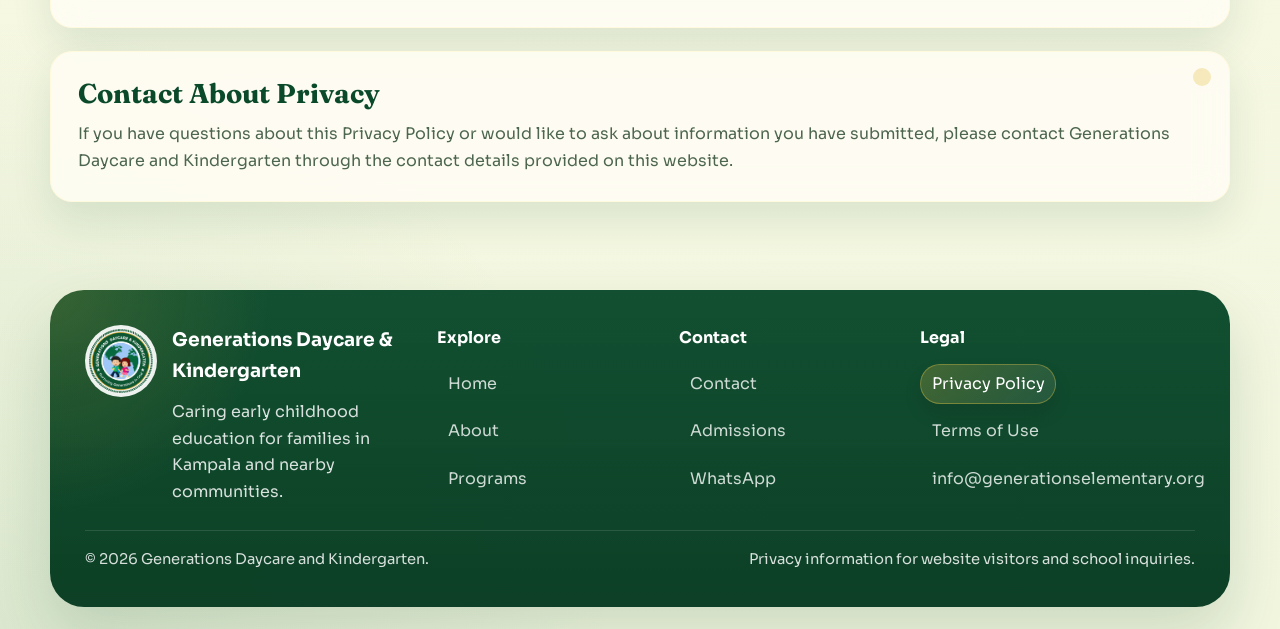
<file: privacy.html>
<!DOCTYPE html>
<html lang="en">
<head>
    <meta charset="UTF-8">
    <meta name="viewport" content="width=device-width, initial-scale=1.0">
    <title>Privacy Policy | Generations Daycare and Kindergarten</title>
    <meta name="description" content="Read the Privacy Policy for Generations Daycare and Kindergarten in Kampala, including how inquiry information is collected, used, and protected.">
    <meta name="theme-color" content="#1e5a35">
    <link rel="preconnect" href="https://fonts.googleapis.com">
    <link rel="preconnect" href="https://fonts.gstatic.com" crossorigin>
    <link href="https://fonts.googleapis.com/css2?family=Fraunces:wght@600;700&family=Sora:wght@400;500;600;700&display=swap" rel="stylesheet">
    <link rel="stylesheet" href="css/styles.css">
    <link rel="stylesheet" href="css/legal.css">
</head>
<body data-page="privacy">
    <a class="skip-link" href="#main-content">Skip to content</a>
    <div class="page-shell">
        <header class="site-header">
            <nav class="site-nav" aria-label="Primary">
                <a class="brand" href="index.html">
                    <img class="brand__logo" src="assets/logo.png" alt="Generations Daycare and Kindergarten logo">
                    <span class="brand__text">
                        <span class="brand__eyebrow">Early Learning</span>
                        <span class="brand__name">Generations Daycare &amp; Kindergarten</span>
                    </span>
                </a>
                <button class="nav-toggle" type="button" aria-label="Toggle menu" aria-expanded="false">
                    <span></span>
                    <span></span>
                    <span></span>
                </button>
                <ul class="nav-links">
                    <li><a data-page="home" href="index.html">Home</a></li>
                    <li><a data-page="about" href="about.html">About</a></li>
                    <li><a data-page="programs" href="program.html">Programs</a></li>
                    <li><a data-page="admissions" href="admissions.html">Admissions</a></li>
                    <li><a data-page="gallery" href="gallery.html">Gallery</a></li>
                    <li><a data-page="contact" href="contacts.html">Contact</a></li>
                    <li><a class="button" href="admissions.html">Enroll Now</a></li>
                </ul>
            </nav>
        </header>

        <main id="main-content">
            <section class="page-intro">
                <div class="container">
                    <div class="page-intro__panel" data-reveal>
                        <span class="eyebrow" style="background: rgba(30, 90, 53, 0.08); color: var(--brand);">Privacy Policy</span>
                        <h1>How we handle the information you share with us.</h1>
                        <p class="page-intro__lede">This Privacy Policy explains how Generations Daycare and Kindergarten may collect, use, and protect information shared through this website, phone calls, email, WhatsApp, or admissions inquiries.</p>
                        <p class="legal-meta">Last updated: April 24, 2026</p>
                    </div>
                </div>
            </section>

            <section class="section">
                <div class="container legal-layout">
                    <article class="glass-card legal-card" data-reveal>
                        <h2>Information We May Collect</h2>
                        <p>We may collect information that you choose to provide when you contact us or complete an inquiry form.</p>
                        <ul>
                            <li>Parent or guardian name</li>
                            <li>Phone number and email address</li>
                            <li>Child's name, age, and preferred program</li>
                            <li>Any message, visit request, or admissions question you send us</li>
                        </ul>
                    </article>

                    <article class="detail-card legal-card" data-reveal>
                        <h2>How We Use Information</h2>
                        <p>Information you provide may be used to respond to your inquiry, share admissions details, arrange a school visit, or communicate about services offered by the school.</p>
                        <p>We do not request unnecessary personal information through this website.</p>
                    </article>

                    <article class="detail-card legal-card" data-reveal>
                        <h2>How We Protect Information</h2>
                        <p>We aim to keep information shared with the school handled responsibly and only for school-related communication. However, no website or online transmission can be guaranteed to be completely secure.</p>
                    </article>

                    <article class="detail-card legal-card" data-reveal>
                        <h2>Sharing Information</h2>
                        <p>We do not sell personal information provided through this website. Information may only be shared when reasonably necessary for school communication, lawful obligations, or service support connected to school inquiries.</p>
                    </article>

                    <article class="detail-card legal-card" data-reveal>
                        <h2>Children's Information</h2>
                        <p>This website is intended for parents, guardians, and adults making school inquiries. If information about a child is shared with us, it should only be provided by a parent or legal guardian for admissions or school-related purposes.</p>
                    </article>

                    <article class="detail-card legal-card" data-reveal>
                        <h2>Contact About Privacy</h2>
                        <p>If you have questions about this Privacy Policy or would like to ask about information you have submitted, please contact Generations Daycare and Kindergarten through the contact details provided on this website.</p>
                    </article>
                </div>
            </section>
        </main>

        <footer class="footer">
            <div class="footer__inner">
                <div class="footer__grid">
                    <div class="footer-brand">
                        <img class="footer-brand__logo" src="assets/logo.png" alt="Generations Daycare and Kindergarten logo">
                        <div>
                            <h3>Generations Daycare &amp; Kindergarten</h3>
                            <p>Caring early childhood education for families in Kampala and nearby communities.</p>
                        </div>
                    </div>
                    <div>
                        <h4>Explore</h4>
                        <ul class="footer-links">
                            <li><a href="index.html">Home</a></li>
                            <li><a href="about.html">About</a></li>
                            <li><a href="program.html">Programs</a></li>
                        </ul>
                    </div>
                    <div>
                        <h4>Contact</h4>
                        <ul class="footer-links">
                            <li><a href="contacts.html">Contact</a></li>
                            <li><a href="admissions.html">Admissions</a></li>
                            <li><a class="js-whatsapp-link" href="#">WhatsApp</a></li>
                        </ul>
                    </div>
                    <div>
                        <h4>Legal</h4>
                        <ul class="footer-meta">
                            <li><a href="privacy.html">Privacy Policy</a></li>
                            <li><a href="terms.html">Terms of Use</a></li>
                            <li><a href="mailto:info@generationselementary.org">info@generationselementary.org</a></li>
                        </ul>
                    </div>
                </div>
                <div class="footer__bottom">
                    <p>&copy; 2026 Generations Daycare and Kindergarten.</p>
                    <p>Privacy information for website visitors and school inquiries.</p>
                </div>
            </div>
        </footer>

    </div>
    <script src="js/app.js" defer></script>
</body>
</html>
</file>
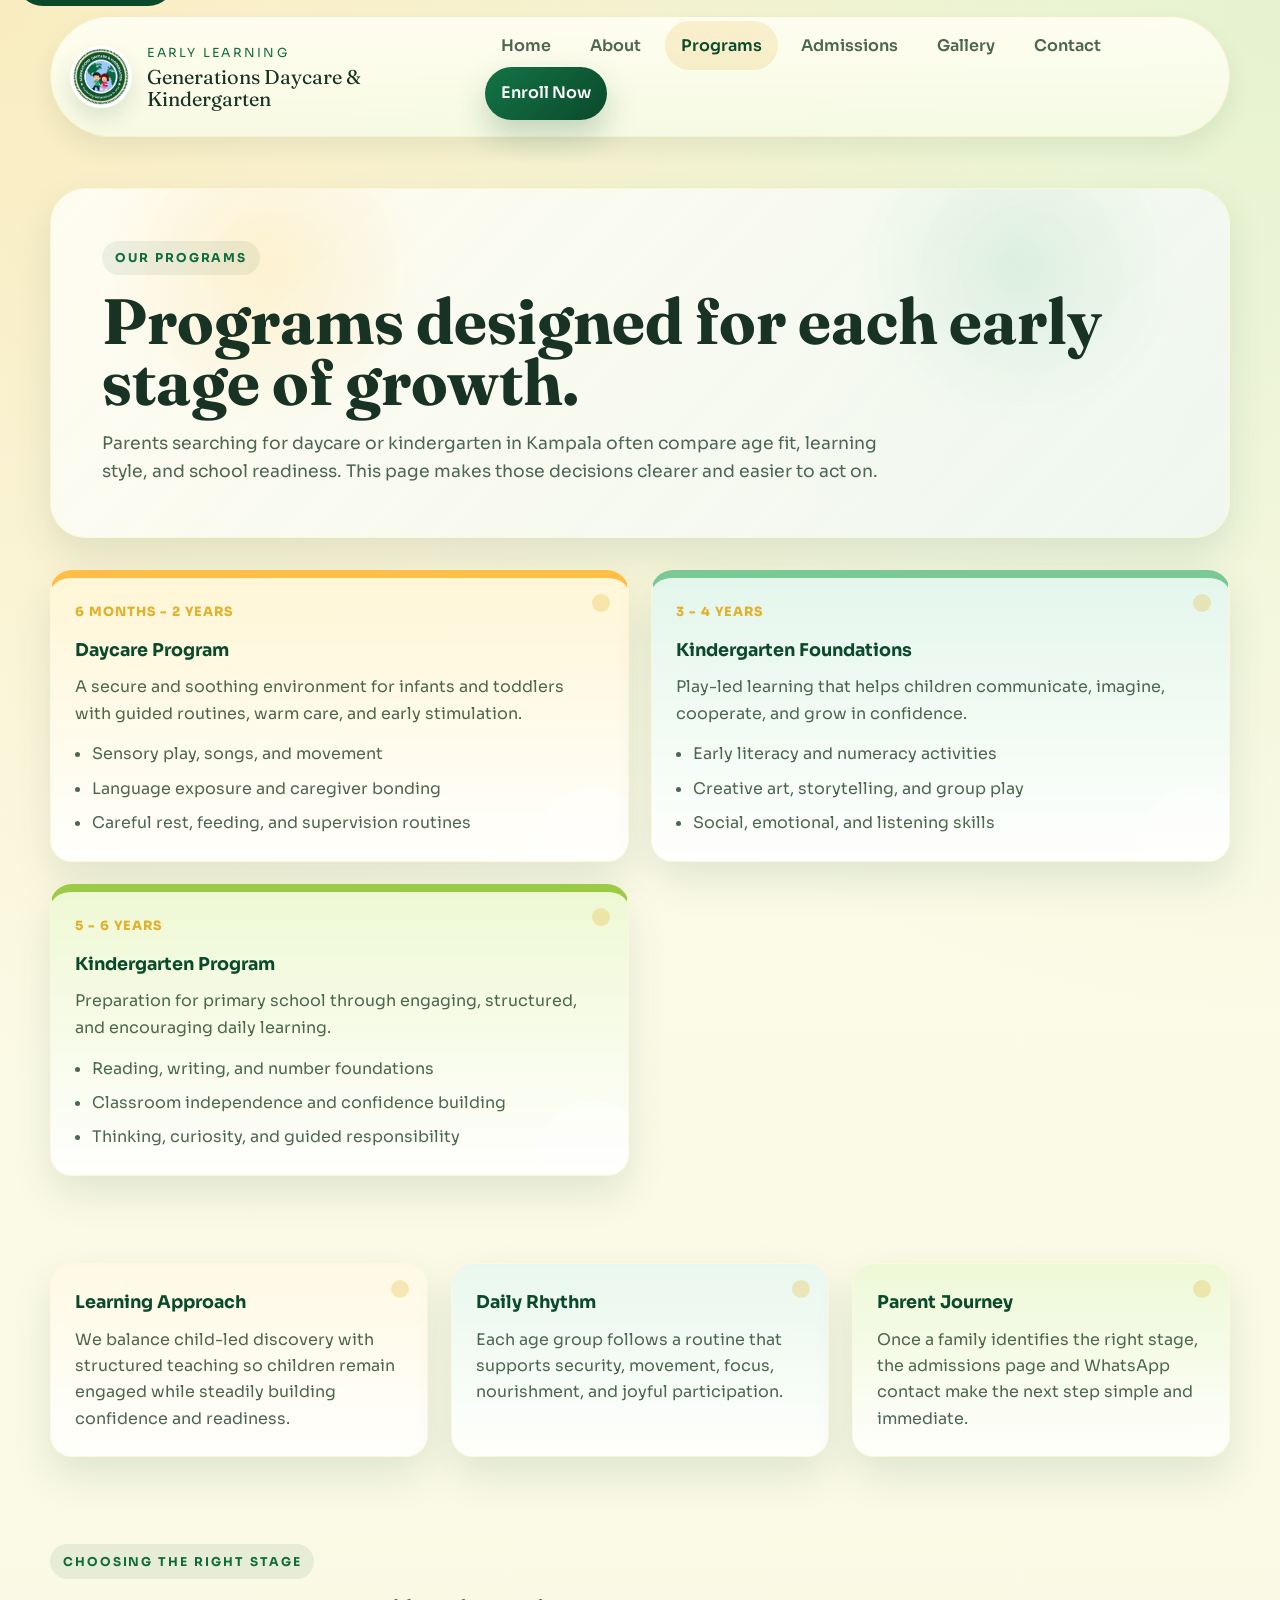
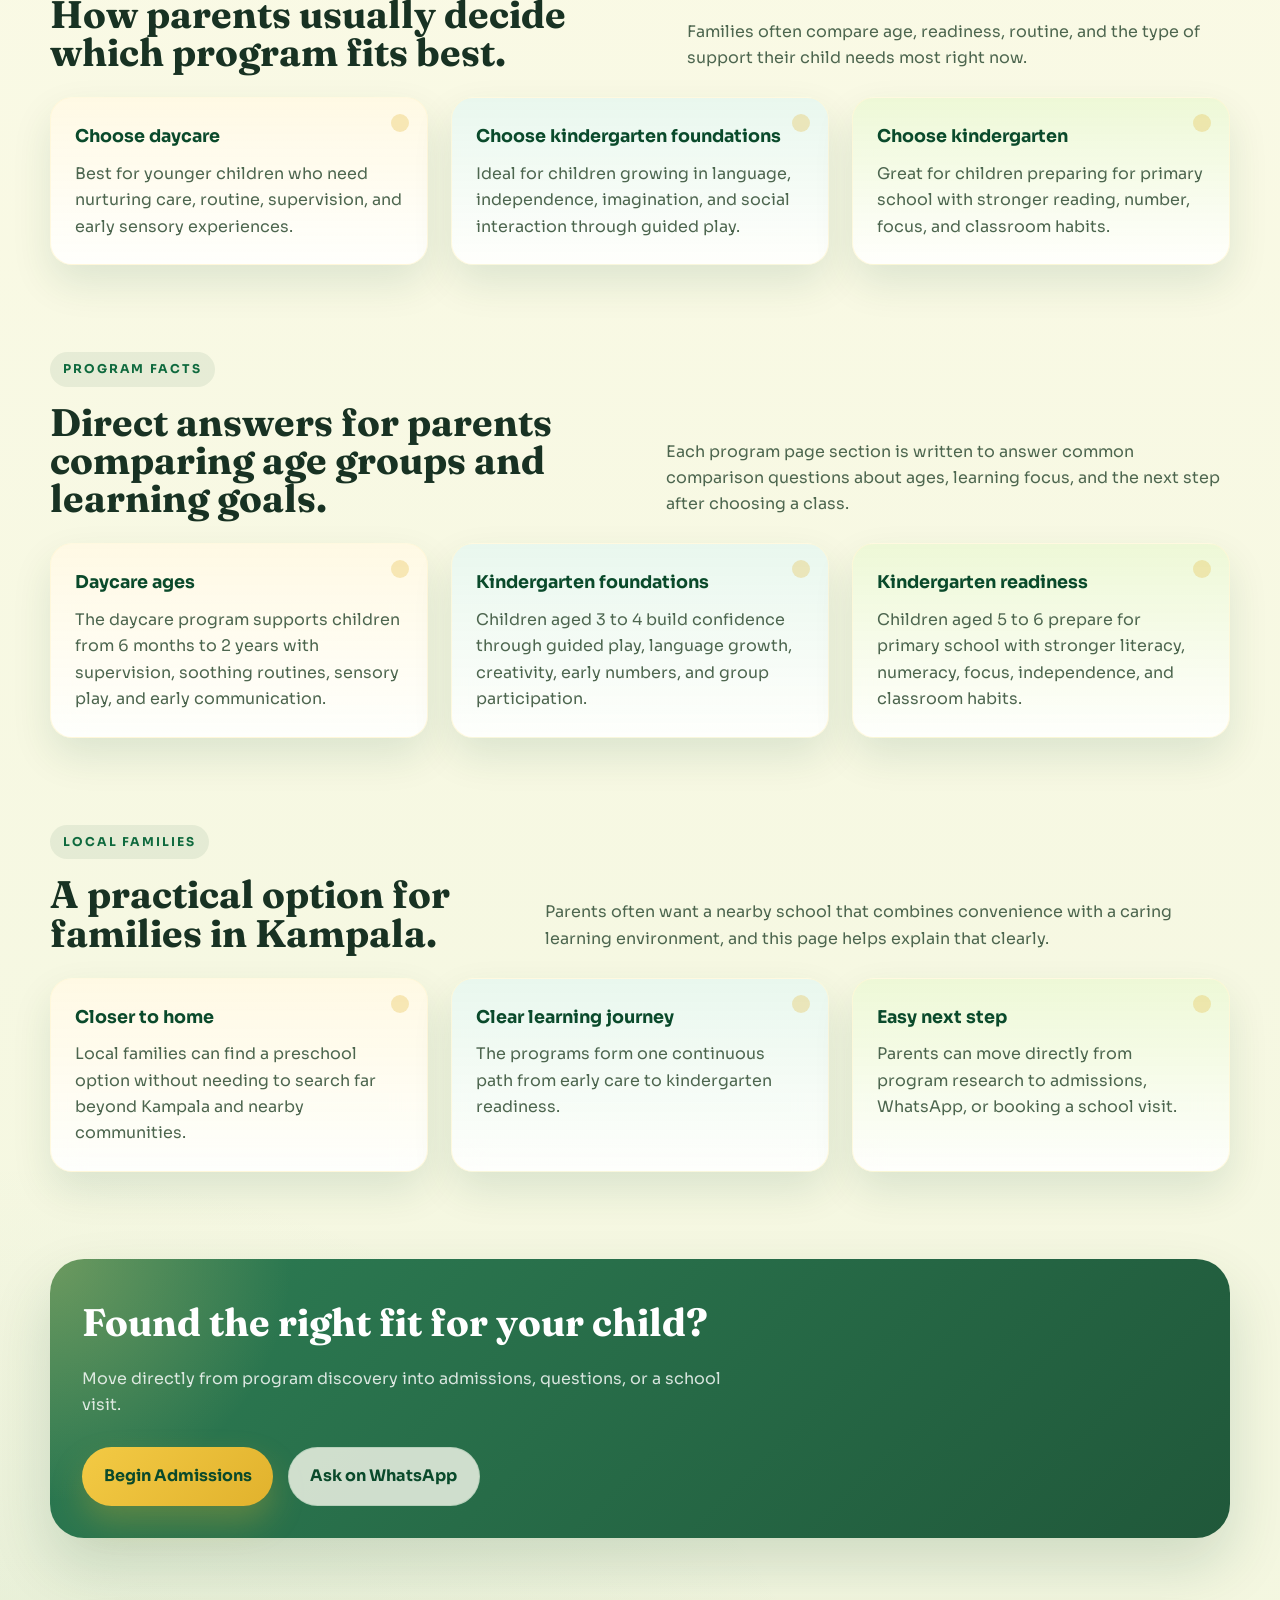
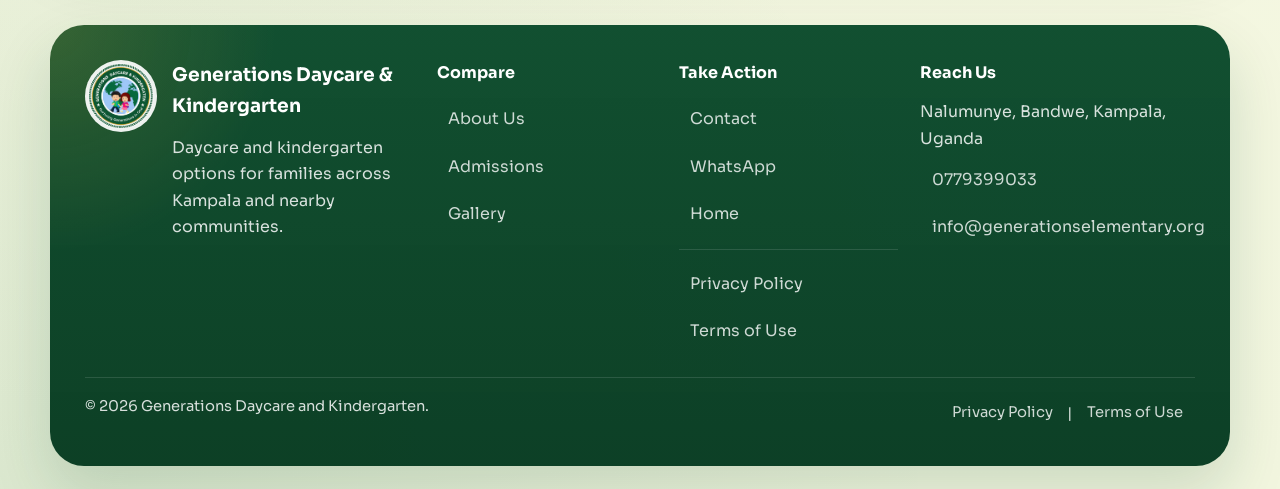
<file: program.html>
<!DOCTYPE html>
<html lang="en">
<head>
    <meta charset="UTF-8">
    <meta name="viewport" content="width=device-width, initial-scale=1.0">
    <title>Daycare &amp; Kindergarten Programs in Kampala | Generations</title>
    <meta name="description" content="Explore daycare, nursery, and kindergarten programs at Generations Daycare and Kindergarten in Nalumunye, Bandwe, Kampala. Find the right age group, learning approach, and next step for your child.">
    <meta name="keywords" content="daycare programs Kampala, kindergarten programs Kampala, nursery school programs Uganda, Generations Daycare and Kindergarten">
    <meta name="robots" content="index, follow, max-image-preview:large, max-snippet:-1, max-video-preview:-1">
    <link rel="canonical" href="https://generationselementary.org/program.html">
    <meta property="og:title" content="Programs at Generations Daycare &amp; Kindergarten | Kampala">
    <meta property="og:description" content="Discover daycare, nursery, and kindergarten options for children in Nalumunye, Bandwe, Kampala, with a caring approach and clear admissions support.">
    <meta property="og:type" content="article">
    <meta property="og:url" content="https://generationselementary.org/program.html">
    <meta property="og:site_name" content="Generations Daycare and Kindergarten">
    <meta name="twitter:card" content="summary_large_image">
    <meta name="twitter:title" content="Programs at Generations Daycare &amp; Kindergarten | Kampala">
    <meta name="twitter:description" content="Age groups, learning approach, daily rhythm, and school-readiness guidance for programs at Generations Daycare and Kindergarten in Nalumunye, Bandwe, Kampala.">
    <meta name="geo.region" content="UG-C">
    <meta name="geo.placename" content="Nalumunye, Bandwe, Kampala">
    <meta name="theme-color" content="#1e5a35">
    <link rel="preconnect" href="https://fonts.googleapis.com">
    <link rel="preconnect" href="https://fonts.gstatic.com" crossorigin>
    <link href="https://fonts.googleapis.com/css2?family=Fraunces:wght@600;700&family=Sora:wght@400;500;600;700&display=swap" rel="stylesheet">
    <link rel="stylesheet" href="css/styles.css">
    <link rel="stylesheet" href="css/program.css">
    <script type="application/ld+json">
    {
      "@context": "https://schema.org",
      "@graph": [
        {
          "@type": "Preschool",
          "@id": "https://generationselementary.org/#school",
          "name": "Generations Daycare and Kindergarten",
          "url": "https://generationselementary.org/",
          "telephone": "+256779399033",
          "email": "info@generationselementary.org",
          "address": {
            "@type": "PostalAddress",
            "streetAddress": "Nalumunye, Bandwe",
            "addressLocality": "Kampala",
            "addressRegion": "Central Region",
            "addressCountry": "UG"
          },
          "areaServed": ["Nalumunye", "Bandwe", "Kampala", "Uganda"],
          "hasMap": "https://maps.app.goo.gl/otSAVSasf6trsWTh6?g_st=am",
          "sameAs": [
            "https://maps.app.goo.gl/otSAVSasf6trsWTh6?g_st=am",
            "https://www.youtube.com/@GENERATIONSELEMENTARY-y4c"
          ]
        },
        {
          "@type": "CollectionPage",
          "@id": "https://generationselementary.org/program.html#webpage",
          "url": "https://generationselementary.org/program.html",
          "name": "Programs at Generations Daycare and Kindergarten",
          "description": "Program page for daycare, kindergarten foundations, and kindergarten readiness at Generations Daycare and Kindergarten in Nalumunye, Bandwe, Kampala.",
          "about": {
            "@id": "https://generationselementary.org/#school"
          }
        },
        {
          "@type": "OfferCatalog",
          "name": "Early Learning Programs",
          "itemListElement": [
            {
              "@type": "Offer",
              "itemOffered": {
                "@type": "Service",
                "name": "Daycare Program",
                "audience": {
                  "@type": "PeopleAudience",
                  "suggestedMinAge": 0.5,
                  "suggestedMaxAge": 2
                },
                "description": "Warm daily care, sensory play, language exposure, and safe routines for infants and toddlers."
              }
            },
            {
              "@type": "Offer",
              "itemOffered": {
                "@type": "Service",
                "name": "Kindergarten Foundations",
                "audience": {
                  "@type": "PeopleAudience",
                  "suggestedMinAge": 3,
                  "suggestedMaxAge": 4
                },
                "description": "Play-led learning with early literacy, numeracy, imagination, and social development."
              }
            },
            {
              "@type": "Offer",
              "itemOffered": {
                "@type": "Service",
                "name": "Kindergarten Program",
                "audience": {
                  "@type": "PeopleAudience",
                  "suggestedMinAge": 5,
                  "suggestedMaxAge": 6
                },
                "description": "Structured preparation for primary school with reading, writing, numbers, confidence, and classroom routines."
              }
            }
          ]
        }
      ]
    }
    </script>
</head>
<body data-page="programs">
    <a class="skip-link" href="#main-content">Skip to content</a>
    <div class="page-shell">
        <header class="site-header">
            <nav class="site-nav" aria-label="Primary">
                <a class="brand" href="index.html">
                    <img class="brand__logo" src="assets/logo.png" alt="Generations Daycare and Kindergarten logo">
                    <span class="brand__text">
                        <span class="brand__eyebrow">Early Learning</span>
                        <span class="brand__name">Generations Daycare &amp; Kindergarten</span>
                    </span>
                </a>
                <button class="nav-toggle" type="button" aria-label="Toggle menu" aria-expanded="false">
                    <span></span>
                    <span></span>
                    <span></span>
                </button>
                <ul class="nav-links">
                    <li><a data-page="home" href="index.html">Home</a></li>
                    <li><a data-page="about" href="about.html">About</a></li>
                    <li><a data-page="programs" href="program.html">Programs</a></li>
                    <li><a data-page="admissions" href="admissions.html">Admissions</a></li>
                    <li><a data-page="gallery" href="gallery.html">Gallery</a></li>
                    <li><a data-page="contact" href="contacts.html">Contact</a></li>
                    <li><a class="button" href="admissions.html">Enroll Now</a></li>
                </ul>
            </nav>
        </header>

        <main id="main-content">
            <section class="page-intro">
                <div class="container">
                    <div class="page-intro__panel" data-reveal>
                        <span class="eyebrow" style="background: rgba(30, 90, 53, 0.08); color: var(--brand);">Our Programs</span>
                        <h1>Programs designed for each early stage of growth.</h1>
                        <p class="page-intro__lede">Parents searching for daycare or kindergarten in Kampala often compare age fit, learning style, and school readiness. This page makes those decisions clearer and easier to act on.</p>
                    </div>
                </div>
            </section>

            <section class="section">
                <div class="container">
                    <div class="program-grid">
                        <article class="program-card" data-reveal>
                            <span class="program-card__age">6 months - 2 years</span>
                            <h3>Daycare Program</h3>
                            <p>A secure and soothing environment for infants and toddlers with guided routines, warm care, and early stimulation.</p>
                            <ul>
                                <li>Sensory play, songs, and movement</li>
                                <li>Language exposure and caregiver bonding</li>
                                <li>Careful rest, feeding, and supervision routines</li>
                            </ul>
                        </article>
                        <article class="program-card" data-reveal>
                            <span class="program-card__age">3 - 4 years</span>
                            <h3>Kindergarten Foundations</h3>
                            <p>Play-led learning that helps children communicate, imagine, cooperate, and grow in confidence.</p>
                            <ul>
                                <li>Early literacy and numeracy activities</li>
                                <li>Creative art, storytelling, and group play</li>
                                <li>Social, emotional, and listening skills</li>
                            </ul>
                        </article>
                        <article class="program-card" data-reveal>
                            <span class="program-card__age">5 - 6 years</span>
                            <h3>Kindergarten Program</h3>
                            <p>Preparation for primary school through engaging, structured, and encouraging daily learning.</p>
                            <ul>
                                <li>Reading, writing, and number foundations</li>
                                <li>Classroom independence and confidence building</li>
                                <li>Thinking, curiosity, and guided responsibility</li>
                            </ul>
                        </article>
                    </div>
                </div>
            </section>

            <section class="section">
                <div class="container">
                    <div class="grid-3">
                        <article class="detail-card" data-reveal>
                            <h3>Learning Approach</h3>
                            <p>We balance child-led discovery with structured teaching so children remain engaged while steadily building confidence and readiness.</p>
                        </article>
                        <article class="detail-card" data-reveal>
                            <h3>Daily Rhythm</h3>
                            <p>Each age group follows a routine that supports security, movement, focus, nourishment, and joyful participation.</p>
                        </article>
                        <article class="detail-card" data-reveal>
                            <h3>Parent Journey</h3>
                            <p>Once a family identifies the right stage, the admissions page and WhatsApp contact make the next step simple and immediate.</p>
                        </article>
                    </div>
                </div>
            </section>

            <section class="section">
                <div class="container">
                    <div class="section-heading" data-reveal>
                        <div>
                            <span class="eyebrow" style="background: rgba(30, 90, 53, 0.08); color: var(--brand);">Choosing The Right Stage</span>
                            <h2>How parents usually decide which program fits best.</h2>
                        </div>
                        <p>Families often compare age, readiness, routine, and the type of support their child needs most right now.</p>
                    </div>
                    <div class="grid-3">
                        <article class="detail-card" data-reveal><h3>Choose daycare</h3><p>Best for younger children who need nurturing care, routine, supervision, and early sensory experiences.</p></article>
                        <article class="detail-card" data-reveal><h3>Choose kindergarten foundations</h3><p>Ideal for children growing in language, independence, imagination, and social interaction through guided play.</p></article>
                        <article class="detail-card" data-reveal><h3>Choose kindergarten</h3><p>Great for children preparing for primary school with stronger reading, number, focus, and classroom habits.</p></article>
                    </div>
                </div>
            </section>

            <section class="section">
                <div class="container">
                    <div class="section-heading" data-reveal>
                        <div>
                            <span class="eyebrow" style="background: rgba(30, 90, 53, 0.08); color: var(--brand);">Program Facts</span>
                            <h2>Direct answers for parents comparing age groups and learning goals.</h2>
                        </div>
                        <p>Each program page section is written to answer common comparison questions about ages, learning focus, and the next step after choosing a class.</p>
                    </div>
                    <div class="grid-3">
                        <article class="detail-card" data-reveal><h3>Daycare ages</h3><p>The daycare program supports children from 6 months to 2 years with supervision, soothing routines, sensory play, and early communication.</p></article>
                        <article class="detail-card" data-reveal><h3>Kindergarten foundations</h3><p>Children aged 3 to 4 build confidence through guided play, language growth, creativity, early numbers, and group participation.</p></article>
                        <article class="detail-card" data-reveal><h3>Kindergarten readiness</h3><p>Children aged 5 to 6 prepare for primary school with stronger literacy, numeracy, focus, independence, and classroom habits.</p></article>
                    </div>
                </div>
            </section>

            <section class="section">
                <div class="container">
                    <div class="section-heading" data-reveal>
                        <div>
                            <span class="eyebrow" style="background: rgba(30, 90, 53, 0.08); color: var(--brand);">Local Families</span>
                            <h2>A practical option for families in Kampala.</h2>
                        </div>
                        <p>Parents often want a nearby school that combines convenience with a caring learning environment, and this page helps explain that clearly.</p>
                    </div>
                    <div class="grid-3">
                        <article class="detail-card" data-reveal><h3>Closer to home</h3><p>Local families can find a preschool option without needing to search far beyond Kampala and nearby communities.</p></article>
                        <article class="detail-card" data-reveal><h3>Clear learning journey</h3><p>The programs form one continuous path from early care to kindergarten readiness.</p></article>
                        <article class="detail-card" data-reveal><h3>Easy next step</h3><p>Parents can move directly from program research to admissions, WhatsApp, or booking a school visit.</p></article>
                    </div>
                </div>
            </section>

            <section class="section">
                <div class="container">
                    <div class="cta-band" data-reveal>
                        <h2>Found the right fit for your child?</h2>
                        <p>Move directly from program discovery into admissions, questions, or a school visit.</p>
                        <div class="hero__actions">
                            <a class="button-secondary" href="admissions.html">Begin Admissions</a>
                            <a class="button-ghost js-whatsapp-link" href="#">Ask on WhatsApp</a>
                        </div>
                    </div>
                </div>
            </section>
        </main>

        <footer class="footer">
            <div class="footer__inner">
                <div class="footer__grid">
                    <div class="footer-brand">
                        <img class="footer-brand__logo" src="assets/logo.png" alt="Generations Daycare and Kindergarten logo">
                        <div>
                            <h3>Generations Daycare &amp; Kindergarten</h3>
                            <p>Daycare and kindergarten options for families across Kampala and nearby communities.</p>
                        </div>
                    </div>
                    <div>
                        <h4>Compare</h4>
                        <ul class="footer-links">
                            <li><a href="about.html">About Us</a></li>
                            <li><a href="admissions.html">Admissions</a></li>
                            <li><a href="gallery.html">Gallery</a></li>
                        </ul>
                    </div>
                    <div>
                        <h4>Take Action</h4>
                        <ul class="footer-links">
                            <li><a href="contacts.html">Contact</a></li>
                            <li><a class="js-whatsapp-link" href="#">WhatsApp</a></li>
                            <li><a href="index.html">Home</a></li>
                        </ul>
                        <ul class="footer-links footer-links--legal">
                            <li><a href="privacy.html">Privacy Policy</a></li>
                            <li><a href="terms.html">Terms of Use</a></li>
                        </ul>
                    </div>
                    <div>
                        <h4>Reach Us</h4>
                        <ul class="footer-meta">
                            <li>Nalumunye, Bandwe, Kampala, Uganda</li>
                            <li><a href="tel:+256779399033">0779399033</a></li>
                            <li><a href="mailto:info@generationselementary.org">info@generationselementary.org</a></li>
                        </ul>
                    </div>
                </div>
                <div class="footer__bottom">
                    <p>&copy; 2026 Generations Daycare and Kindergarten.</p>
                    <p><a href="privacy.html">Privacy Policy</a> | <a href="terms.html">Terms of Use</a></p>
                </div>
            </div>
        </footer>

    </div>
    <script src="js/app.js" defer></script>
</body>
</html>
</file>
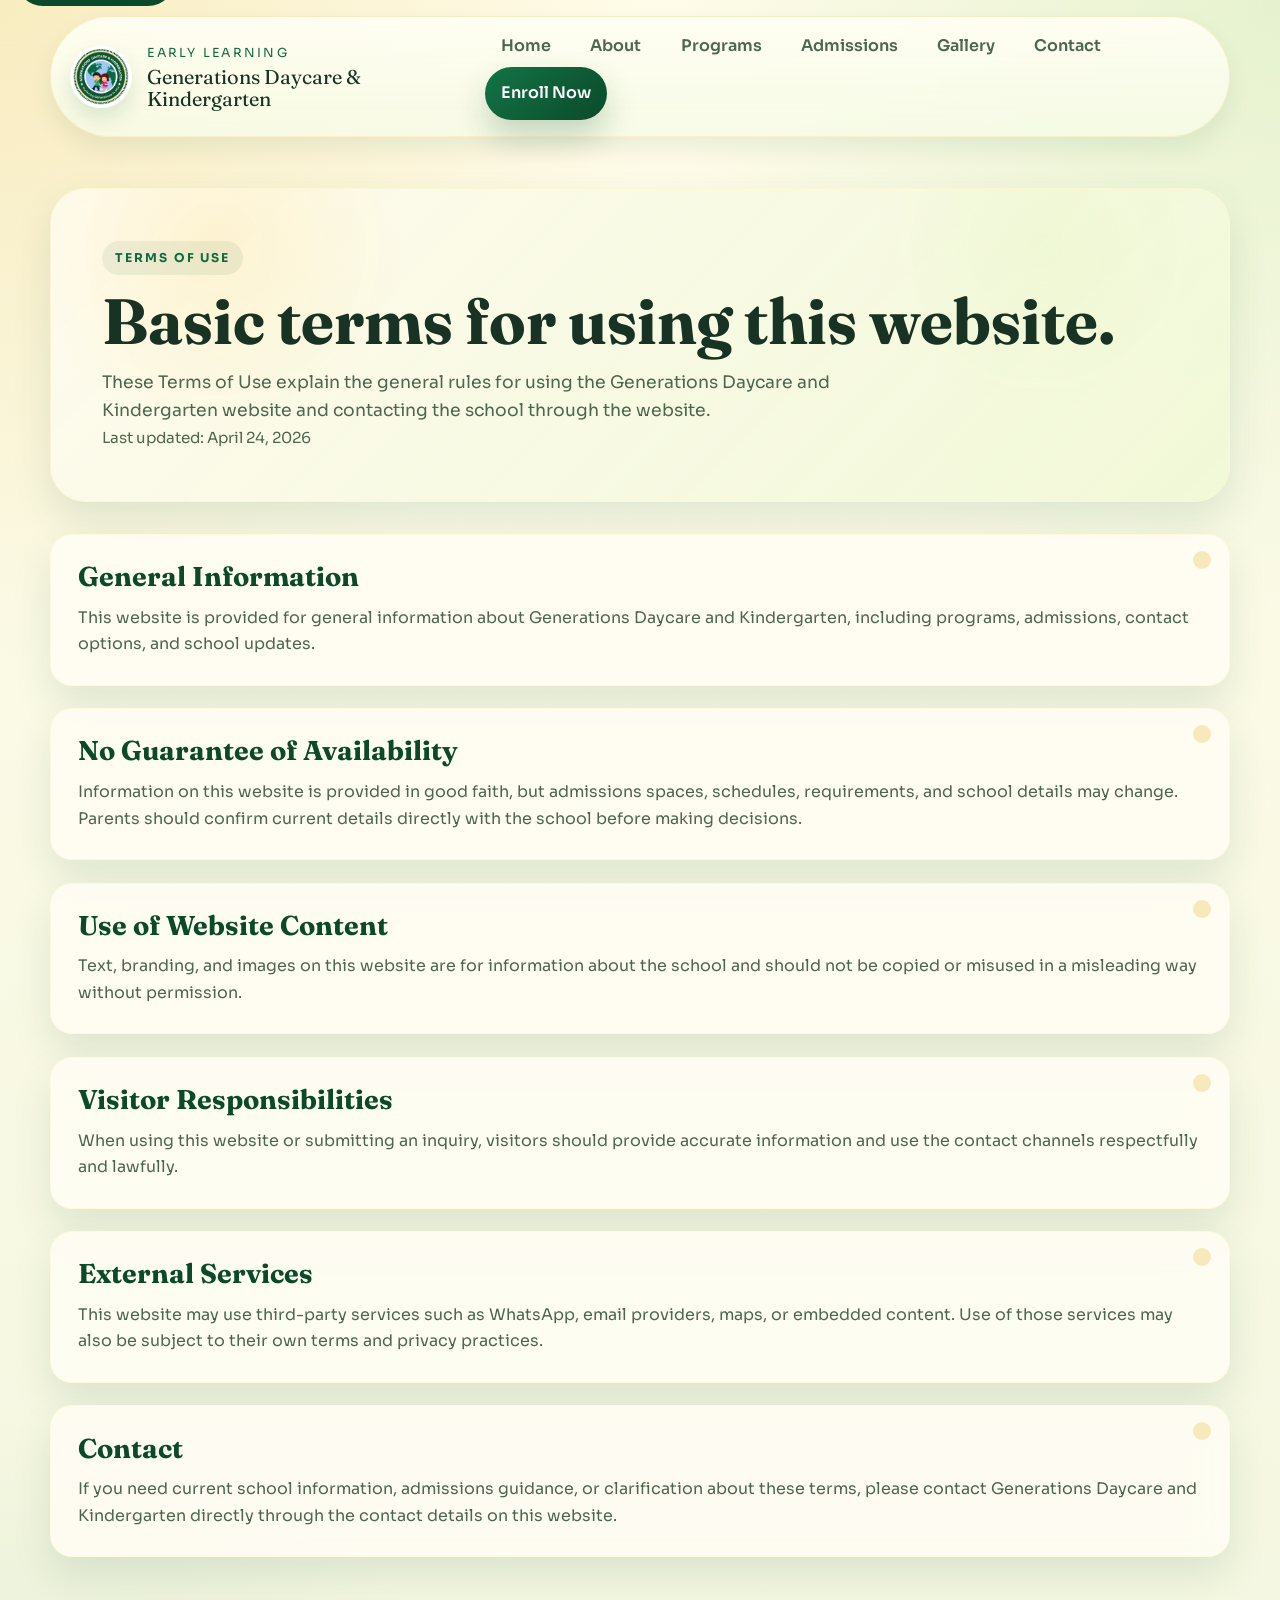
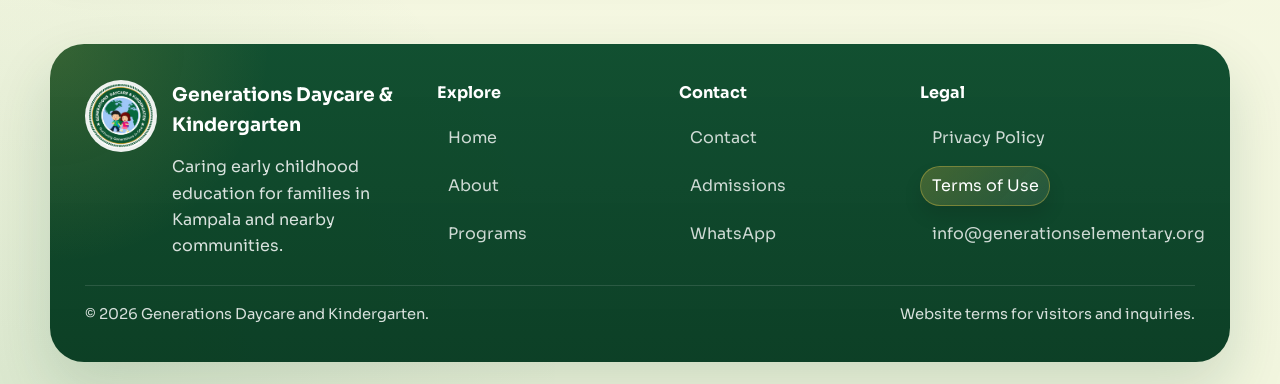
<file: terms.html>
<!DOCTYPE html>
<html lang="en">
<head>
    <meta charset="UTF-8">
    <meta name="viewport" content="width=device-width, initial-scale=1.0">
    <title>Terms of Use | Generations Daycare and Kindergarten</title>
    <meta name="description" content="Read the Terms of Use for the Generations Daycare and Kindergarten website, including website content, inquiries, and general visitor responsibilities.">
    <meta name="theme-color" content="#1e5a35">
    <link rel="preconnect" href="https://fonts.googleapis.com">
    <link rel="preconnect" href="https://fonts.gstatic.com" crossorigin>
    <link href="https://fonts.googleapis.com/css2?family=Fraunces:wght@600;700&family=Sora:wght@400;500;600;700&display=swap" rel="stylesheet">
    <link rel="stylesheet" href="css/styles.css">
    <link rel="stylesheet" href="css/legal.css">
</head>
<body data-page="terms">
    <a class="skip-link" href="#main-content">Skip to content</a>
    <div class="page-shell">
        <header class="site-header">
            <nav class="site-nav" aria-label="Primary">
                <a class="brand" href="index.html">
                    <img class="brand__logo" src="assets/logo.png" alt="Generations Daycare and Kindergarten logo">
                    <span class="brand__text">
                        <span class="brand__eyebrow">Early Learning</span>
                        <span class="brand__name">Generations Daycare &amp; Kindergarten</span>
                    </span>
                </a>
                <button class="nav-toggle" type="button" aria-label="Toggle menu" aria-expanded="false">
                    <span></span>
                    <span></span>
                    <span></span>
                </button>
                <ul class="nav-links">
                    <li><a data-page="home" href="index.html">Home</a></li>
                    <li><a data-page="about" href="about.html">About</a></li>
                    <li><a data-page="programs" href="program.html">Programs</a></li>
                    <li><a data-page="admissions" href="admissions.html">Admissions</a></li>
                    <li><a data-page="gallery" href="gallery.html">Gallery</a></li>
                    <li><a data-page="contact" href="contacts.html">Contact</a></li>
                    <li><a class="button" href="admissions.html">Enroll Now</a></li>
                </ul>
            </nav>
        </header>

        <main id="main-content">
            <section class="page-intro">
                <div class="container">
                    <div class="page-intro__panel" data-reveal>
                        <span class="eyebrow" style="background: rgba(30, 90, 53, 0.08); color: var(--brand);">Terms of Use</span>
                        <h1>Basic terms for using this website.</h1>
                        <p class="page-intro__lede">These Terms of Use explain the general rules for using the Generations Daycare and Kindergarten website and contacting the school through the website.</p>
                        <p class="legal-meta">Last updated: April 24, 2026</p>
                    </div>
                </div>
            </section>

            <section class="section">
                <div class="container legal-layout">
                    <article class="glass-card legal-card" data-reveal>
                        <h2>General Information</h2>
                        <p>This website is provided for general information about Generations Daycare and Kindergarten, including programs, admissions, contact options, and school updates.</p>
                    </article>

                    <article class="detail-card legal-card" data-reveal>
                        <h2>No Guarantee of Availability</h2>
                        <p>Information on this website is provided in good faith, but admissions spaces, schedules, requirements, and school details may change. Parents should confirm current details directly with the school before making decisions.</p>
                    </article>

                    <article class="detail-card legal-card" data-reveal>
                        <h2>Use of Website Content</h2>
                        <p>Text, branding, and images on this website are for information about the school and should not be copied or misused in a misleading way without permission.</p>
                    </article>

                    <article class="detail-card legal-card" data-reveal>
                        <h2>Visitor Responsibilities</h2>
                        <p>When using this website or submitting an inquiry, visitors should provide accurate information and use the contact channels respectfully and lawfully.</p>
                    </article>

                    <article class="detail-card legal-card" data-reveal>
                        <h2>External Services</h2>
                        <p>This website may use third-party services such as WhatsApp, email providers, maps, or embedded content. Use of those services may also be subject to their own terms and privacy practices.</p>
                    </article>

                    <article class="detail-card legal-card" data-reveal>
                        <h2>Contact</h2>
                        <p>If you need current school information, admissions guidance, or clarification about these terms, please contact Generations Daycare and Kindergarten directly through the contact details on this website.</p>
                    </article>
                </div>
            </section>
        </main>

        <footer class="footer">
            <div class="footer__inner">
                <div class="footer__grid">
                    <div class="footer-brand">
                        <img class="footer-brand__logo" src="assets/logo.png" alt="Generations Daycare and Kindergarten logo">
                        <div>
                            <h3>Generations Daycare &amp; Kindergarten</h3>
                            <p>Caring early childhood education for families in Kampala and nearby communities.</p>
                        </div>
                    </div>
                    <div>
                        <h4>Explore</h4>
                        <ul class="footer-links">
                            <li><a href="index.html">Home</a></li>
                            <li><a href="about.html">About</a></li>
                            <li><a href="program.html">Programs</a></li>
                        </ul>
                    </div>
                    <div>
                        <h4>Contact</h4>
                        <ul class="footer-links">
                            <li><a href="contacts.html">Contact</a></li>
                            <li><a href="admissions.html">Admissions</a></li>
                            <li><a class="js-whatsapp-link" href="#">WhatsApp</a></li>
                        </ul>
                    </div>
                    <div>
                        <h4>Legal</h4>
                        <ul class="footer-meta">
                            <li><a href="privacy.html">Privacy Policy</a></li>
                            <li><a href="terms.html">Terms of Use</a></li>
                            <li><a href="mailto:info@generationselementary.org">info@generationselementary.org</a></li>
                        </ul>
                    </div>
                </div>
                <div class="footer__bottom">
                    <p>&copy; 2026 Generations Daycare and Kindergarten.</p>
                    <p>Website terms for visitors and inquiries.</p>
                </div>
            </div>
        </footer>

    </div>
    <script src="js/app.js" defer></script>
</body>
</html>
</file>
<file: css/styles.css>
:root {
    --bg: #f7f7e6;
    --surface: rgba(255, 253, 244, 0.88);
    --surface-strong: #fffef3;
    --text: #183223;
    --text-muted: #4d664f;
    --brand: #0f6a3e;
    --brand-deep: #0a4a2b;
    --brand-soft: #d7efcf;
    --accent: #e1b22d;
    --accent-soft: #fff2b0;
    --white: #ffffff;
    --border: rgba(15, 106, 62, 0.15);
    --shadow-lg: 0 28px 60px rgba(10, 74, 43, 0.16);
    --shadow-md: 0 18px 40px rgba(10, 74, 43, 0.11);
    --shadow-sm: 0 12px 24px rgba(10, 74, 43, 0.08);
    --radius-lg: 32px;
    --radius-md: 22px;
    --radius-sm: 16px;
    --container: 1180px;
    --transition: 220ms ease;
}

* {
    box-sizing: border-box;
    margin: 0;
    padding: 0;
}

html {
    scroll-behavior: smooth;
}

body {
    min-height: 100vh;
    font-family: "Sora", "Segoe UI", sans-serif;
    color: var(--text);
    background:
        radial-gradient(circle at top left, rgba(225, 178, 45, 0.22), transparent 28%),
        radial-gradient(circle at top right, rgba(129, 203, 101, 0.2), transparent 26%),
        radial-gradient(circle at bottom left, rgba(15, 106, 62, 0.1), transparent 24%),
        linear-gradient(180deg, #fffce9 0%, #f2f6df 100%);
    line-height: 1.65;
}

body.nav-open {
    overflow: hidden;
}

body::before {
    content: "";
    position: fixed;
    inset: 0;
    background-image:
        linear-gradient(rgba(255, 255, 255, 0.25) 1px, transparent 1px),
        linear-gradient(90deg, rgba(255, 255, 255, 0.2) 1px, transparent 1px);
    background-size: 42px 42px;
    opacity: 0.22;
    pointer-events: none;
    z-index: -2;
}

img {
    max-width: 100%;
    display: block;
}

a {
    color: inherit;
}

button,
input,
select,
textarea {
    font: inherit;
}

.skip-link {
    position: absolute;
    left: 1rem;
    top: -3rem;
    background: var(--brand-deep);
    color: var(--white);
    padding: 0.85rem 1rem;
    border-radius: 999px;
    z-index: 1000;
}

.skip-link:focus {
    top: 1rem;
}

.site-header {
    position: sticky;
    top: 0;
    z-index: 100;
    padding: 1rem 1.25rem 0;
    transition: transform 260ms ease, opacity 260ms ease;
    will-change: transform;
}

.site-nav {
    max-width: var(--container);
    margin: 0 auto;
    padding: 1rem 1.2rem;
    position: relative;
    display: flex;
    align-items: center;
    justify-content: space-between;
    gap: 1rem;
    border: 1px solid rgba(225, 178, 45, 0.18);
    border-radius: 999px;
    background:
        linear-gradient(180deg, rgba(255, 254, 243, 0.92), rgba(246, 251, 230, 0.86));
    backdrop-filter: blur(18px);
    box-shadow: var(--shadow-sm);
}

.brand {
    display: inline-flex;
    align-items: center;
    gap: 0.95rem;
    text-decoration: none;
    min-width: 0;
}

.brand__logo {
    width: 62px;
    height: 62px;
    flex: 0 0 auto;
    object-fit: contain;
    border-radius: 50%;
    background: rgba(255, 255, 255, 0.88);
    box-shadow: 0 10px 20px rgba(10, 74, 43, 0.12);
    padding: 0.18rem;
}

.brand__text {
    min-width: 0;
}

.brand__eyebrow {
    display: block;
    font-size: 0.78rem;
    letter-spacing: 0.18em;
    text-transform: uppercase;
    color: var(--brand);
    margin-bottom: 0.18rem;
}

.brand__name {
    display: block;
    font-family: "Fraunces", Georgia, serif;
    font-size: 1.25rem;
    line-height: 1.1;
}

.nav-toggle {
    display: none;
    width: 48px;
    height: 48px;
    border: 0;
    border-radius: 50%;
    background: var(--brand);
    color: var(--white);
    cursor: pointer;
    transition: transform var(--transition), background var(--transition), box-shadow var(--transition);
    box-shadow: 0 10px 22px rgba(10, 74, 43, 0.18);
}

.nav-toggle span {
    display: block;
    width: 18px;
    height: 2px;
    margin: 4px auto;
    background: currentColor;
    border-radius: 999px;
    transition: transform var(--transition), opacity var(--transition);
}

.nav-toggle:hover,
.nav-toggle:focus-visible {
    background: var(--brand-deep);
    transform: translateY(-1px);
}

.nav-toggle[aria-expanded="true"] {
    background: var(--brand-deep);
}

.nav-toggle[aria-expanded="true"] span:nth-child(1) {
    transform: translateY(6px) rotate(45deg);
}

.nav-toggle[aria-expanded="true"] span:nth-child(2) {
    opacity: 0;
}

.nav-toggle[aria-expanded="true"] span:nth-child(3) {
    transform: translateY(-6px) rotate(-45deg);
}

.nav-links {
    display: flex;
    align-items: center;
    gap: 0.45rem;
    list-style: none;
    flex-wrap: wrap;
}

.nav-links a {
    text-decoration: none;
    padding: 0.85rem 1rem;
    border-radius: 999px;
    color: var(--text-muted);
    font-weight: 600;
    transition: background var(--transition), color var(--transition), transform var(--transition);
}

.nav-links a:not(.button):hover,
.nav-links a:not(.button):focus-visible,
.nav-links a:not(.button).is-active {
    background: rgba(225, 178, 45, 0.18);
    color: var(--brand-deep);
    transform: translateY(-1px);
}

.nav-links .button {
    color: var(--white);
}

.button,
.button-secondary,
.button-ghost {
    display: inline-flex;
    align-items: center;
    justify-content: center;
    gap: 0.6rem;
    text-decoration: none;
    border: 0;
    border-radius: 999px;
    padding: 0.95rem 1.35rem;
    font-weight: 700;
    transition: transform var(--transition), box-shadow var(--transition), background var(--transition), color var(--transition);
}

.button {
    background: linear-gradient(135deg, #137446 0%, var(--brand-deep) 100%);
    color: var(--white);
    box-shadow: 0 16px 32px rgba(10, 74, 43, 0.22);
}

.button-secondary {
    background: linear-gradient(135deg, #f3ca44 0%, var(--accent) 100%);
    color: var(--brand-deep);
    box-shadow: 0 16px 32px rgba(225, 178, 45, 0.28);
}

.button-ghost {
    color: var(--brand-deep);
    background: rgba(255, 254, 243, 0.78);
    border: 1px solid rgba(15, 106, 62, 0.12);
}

.button:hover,
.button-secondary:hover,
.button-ghost:hover,
.button:focus-visible,
.button-secondary:focus-visible,
.button-ghost:focus-visible {
    transform: translateY(-2px);
}

.container {
    width: min(100% - 2rem, var(--container));
    margin: 0 auto;
}

.hero {
    padding: 3.5rem 0 1.5rem;
}

.hero__panel {
    position: relative;
    overflow: hidden;
    display: grid;
    grid-template-columns: 1.1fr 0.9fr;
    gap: 2rem;
    padding: clamp(2rem, 4vw, 4rem);
    border-radius: calc(var(--radius-lg) + 10px);
    background:
        radial-gradient(circle at 80% 15%, rgba(243, 202, 68, 0.38), transparent 20%),
        radial-gradient(circle at 16% 84%, rgba(216, 239, 207, 0.18), transparent 20%),
        linear-gradient(135deg, rgba(10, 74, 43, 0.98), rgba(15, 106, 62, 0.9));
    color: var(--white);
    box-shadow: var(--shadow-lg);
}

.hero__panel::before,
.hero__panel::after {
    content: "";
    position: absolute;
    border-radius: 50%;
    background: rgba(255, 255, 255, 0.07);
}

.hero__panel::before {
    width: 260px;
    height: 260px;
    top: -70px;
    right: -30px;
    animation: floatOrb 8s ease-in-out infinite;
}

.hero__panel::after {
    width: 180px;
    height: 180px;
    bottom: -60px;
    left: 44%;
    animation: floatOrb 10s ease-in-out infinite reverse;
}

.hero__content,
.hero__aside {
    position: relative;
    z-index: 1;
    min-width: 0;
}

.eyebrow {
    display: inline-block;
    margin-bottom: 1rem;
    padding: 0.45rem 0.8rem;
    border-radius: 999px;
    background: rgba(255, 255, 255, 0.14);
    color: #fff3c4;
    text-transform: uppercase;
    letter-spacing: 0.16em;
    font-size: 0.76rem;
    font-weight: 700;
}

.hero h1,
.page-intro h1 {
    font-family: "Fraunces", Georgia, serif;
    font-size: clamp(2.6rem, 5vw, 5rem);
    line-height: 0.95;
    margin-bottom: 1rem;
}

.hero__lede,
.page-intro__lede {
    font-size: 1.08rem;
    max-width: 62ch;
}

.hero__lede {
    color: rgba(255, 255, 255, 0.86);
}

.page-intro__lede,
.section-heading p,
.feature-card p,
.program-card p,
.timeline-card p,
.contact-card p,
.gallery-card p,
.detail-card p,
.seo-card p,
.glass-card p,
.metric span,
.form-note {
    color: var(--text-muted);
}

.hero__actions,
.section-actions,
.hero-stats,
.quick-facts {
    display: flex;
    gap: 0.9rem;
    flex-wrap: wrap;
}

.hero__actions,
.hero-stats {
    margin-top: 1.8rem;
}

.hero-stats,
.quick-facts,
.footer-links,
.footer-meta,
.form-grid,
.nav-links,
.contact-grid,
.program-grid,
.gallery-grid,
.grid-2,
.grid-3,
.grid-4,
.seo-grid {
    list-style: none;
}

.hero-stats li,
.quick-facts li {
    border-radius: 999px;
    padding: 0.8rem 1rem;
    background: rgba(255, 255, 255, 0.12);
    border: 1px solid rgba(255, 255, 255, 0.14);
}

.hero-card,
.glass-card,
.feature-card,
.program-card,
.timeline-card,
.contact-card,
.gallery-card,
.detail-card,
.seo-card {
    border-radius: var(--radius-md);
    background: var(--surface);
    backdrop-filter: blur(16px);
    border: 1px solid rgba(255, 247, 214, 0.72);
    box-shadow: var(--shadow-md);
}

.glass-card,
.feature-card,
.program-card,
.timeline-card,
.contact-card,
.detail-card,
.seo-card {
    position: relative;
}

.glass-card::before,
.feature-card::before,
.program-card::before,
.timeline-card::before,
.contact-card::before,
.detail-card::before,
.seo-card::before {
    content: "";
    position: absolute;
    top: 16px;
    right: 18px;
    width: 18px;
    height: 18px;
    border-radius: 50%;
    background: rgba(225, 178, 45, 0.28);
}

.hero-card,
.glass-card,
.feature-card,
.program-card,
.timeline-card,
.contact-card,
.detail-card,
.seo-card {
    padding: 1.5rem;
}

.hero-card {
    background: linear-gradient(180deg, rgba(255, 255, 255, 0.2), rgba(255, 255, 255, 0.08));
    color: var(--white);
}

.hero-card h2,
.section-heading h2,
.cta-band h2 {
    font-family: "Fraunces", Georgia, serif;
}

.hero-card h2 {
    font-size: 1.6rem;
    margin-bottom: 0.75rem;
}

.photo-card {
    overflow: hidden;
    border-radius: calc(var(--radius-lg) - 4px);
    background: rgba(255, 255, 255, 0.92);
    border: 1px solid rgba(255, 255, 255, 0.2);
    box-shadow: var(--shadow-md);
}

.photo-card img {
    width: 100%;
    min-height: 320px;
    object-fit: cover;
}

.photo-card figcaption {
    padding: 1rem 1.15rem 1.1rem;
    color: var(--text-muted);
    font-size: 0.94rem;
}

.photo-card--hero {
    margin-bottom: 1rem;
    background: rgba(255, 255, 255, 0.14);
    backdrop-filter: blur(12px);
}

.photo-card--hero figcaption {
    color: rgba(255, 255, 255, 0.86);
}

.hero-card ul,
.check-list,
.timeline,
.contact-list {
    list-style: none;
    display: grid;
    gap: 0.75rem;
}

.hero-card li {
    display: flex;
    gap: 0.75rem;
    align-items: flex-start;
}

.grid-2,
.contact-grid {
    display: grid;
    grid-template-columns: repeat(2, minmax(0, 1fr));
    gap: 1.4rem;
}

.grid-3,
.seo-grid,
.gallery-grid {
    display: grid;
    grid-template-columns: repeat(3, minmax(0, 1fr));
    gap: 1.4rem;
}

.program-grid {
    display: grid;
    grid-template-columns: repeat(2, minmax(0, 1fr));
    gap: 1.4rem;
}

.grid-4 {
    display: grid;
    grid-template-columns: repeat(4, minmax(0, 1fr));
    gap: 1.4rem;
}

.section {
    padding: 1.2rem 0 4.25rem;
}

.section--tight {
    padding-top: 0;
}

.section-heading {
    display: flex;
    justify-content: space-between;
    gap: 1rem;
    align-items: end;
    margin-bottom: 1.6rem;
}

.section-heading h2 {
    font-size: clamp(2rem, 3vw, 3.2rem);
    line-height: 1;
}

.section-heading > * {
    min-width: 0;
}

.metric-bar {
    display: flex;
    gap: 1rem;
    flex-wrap: wrap;
}

.metric {
    flex: 1 1 180px;
    padding: 1.3rem 1.2rem;
    border-radius: var(--radius-sm);
    background: linear-gradient(180deg, rgba(255, 255, 245, 0.86), rgba(242, 250, 228, 0.9));
    border: 1px solid var(--border);
}

.metric strong {
    display: block;
    font-size: 1.6rem;
    color: var(--brand-deep);
}

.feature-card__icon,
.contact-card__icon {
    width: 52px;
    height: 52px;
    display: inline-grid;
    place-items: center;
    margin-bottom: 1rem;
    border-radius: 20px;
    background: linear-gradient(135deg, rgba(243, 202, 68, 0.34), rgba(129, 203, 101, 0.24));
    color: var(--brand);
    font-size: 1.35rem;
}

.feature-card h3,
.program-card h3,
.timeline-card h3,
.contact-card h3,
.gallery-card h3,
.detail-card h3,
.seo-card h3 {
    font-size: 1.1rem;
    margin-bottom: 0.6rem;
    color: var(--brand-deep);
}

.page-intro {
    padding: 3.2rem 0 0.8rem;
}

.page-intro__panel {
    padding: clamp(2rem, 4vw, 3.2rem);
    border-radius: calc(var(--radius-lg) + 4px);
    background:
        radial-gradient(circle at 82% 18%, rgba(243, 202, 68, 0.34), transparent 17%),
        radial-gradient(circle at 15% 84%, rgba(129, 203, 101, 0.18), transparent 20%),
        linear-gradient(135deg, rgba(255, 254, 243, 0.94), rgba(240, 248, 222, 0.86));
    border: 1px solid rgba(255, 245, 205, 0.7);
    box-shadow: var(--shadow-md);
}

.split-panel {
    display: grid;
    grid-template-columns: 1.1fr 0.9fr;
    gap: 1.4rem;
}

.split-panel > *,
.grid-2 > *,
.grid-3 > *,
.grid-4 > *,
.program-grid > *,
.gallery-grid > *,
.contact-grid > *,
.seo-grid > *,
.footer__grid > * {
    min-width: 0;
}

.check-list li,
.timeline li,
.contact-list li {
    padding-left: 1.8rem;
    position: relative;
}

.check-list li::before,
.timeline li::before,
.contact-list li::before {
    content: "";
    position: absolute;
    left: 0;
    top: 0.55rem;
    width: 0.8rem;
    height: 0.8rem;
    border-radius: 50%;
    background: linear-gradient(135deg, var(--accent), var(--brand));
    box-shadow: 0 0 0 6px rgba(225, 178, 45, 0.16);
}

.program-card__age {
    display: block;
    margin-bottom: 0.8rem;
    color: var(--accent);
    font-weight: 800;
    text-transform: uppercase;
    letter-spacing: 0.08em;
    font-size: 0.8rem;
}

.program-card ul,
.detail-card ul,
.seo-card ul {
    margin-top: 0.9rem;
    padding-left: 1.05rem;
    color: var(--text-muted);
}

.program-card li + li,
.detail-card li + li,
.seo-card li + li,
.footer-links li + li,
.footer-meta li + li {
    margin-top: 0.5rem;
}

.legal-note {
    margin-top: 1rem;
    font-size: 0.92rem;
    color: var(--text-muted);
}

.legal-note a {
    color: var(--brand-deep);
    font-weight: 700;
}

.testimonial {
    padding: 1.8rem;
    border-radius: var(--radius-md);
    background:
        radial-gradient(circle at top right, rgba(243, 202, 68, 0.22), transparent 18%),
        linear-gradient(180deg, rgba(15, 106, 62, 0.97), rgba(10, 74, 43, 0.94));
    color: var(--white);
    box-shadow: var(--shadow-md);
}

.testimonial blockquote {
    font-family: "Fraunces", Georgia, serif;
    font-size: 1.35rem;
    line-height: 1.35;
}

.testimonial p {
    margin-top: 1rem;
    color: rgba(255, 255, 255, 0.76);
}

.gallery-card {
    overflow: hidden;
    padding: 0;
}

.gallery-card__visual {
    position: relative;
    min-height: 220px;
    padding: 1.5rem;
    display: flex;
    align-items: end;
    overflow: hidden;
}

.gallery-card__visual img {
    position: absolute;
    inset: 0;
    width: 100%;
    height: 100%;
    object-fit: cover;
}

.gallery-card__visual::before {
    content: "";
    position: absolute;
    inset: 0;
    background: linear-gradient(180deg, rgba(10, 74, 43, 0.06), rgba(10, 74, 43, 0.62));
}

.gallery-card__visual .eyebrow {
    position: relative;
    z-index: 1;
}

.gallery-card__body {
    padding: 1.35rem 1.4rem 1.5rem;
}

.form-panel {
    padding: 1.6rem;
}

.form-grid {
    display: grid;
    grid-template-columns: repeat(2, minmax(0, 1fr));
    gap: 1rem;
}

.field {
    display: grid;
    gap: 0.45rem;
}

.field--full {
    grid-column: 1 / -1;
}

.field label {
    font-weight: 700;
    color: var(--brand-deep);
}

.field small {
    color: var(--text-muted);
    font-size: 0.86rem;
    line-height: 1.45;
}

.field input,
.field select,
.field textarea {
    width: 100%;
    padding: 0.95rem 1rem;
    border-radius: 18px;
    border: 1px solid rgba(18, 59, 35, 0.14);
    background: rgba(255, 255, 255, 0.88);
    color: var(--text);
    outline: none;
    transition: border-color var(--transition), box-shadow var(--transition), background var(--transition);
}

.field input::placeholder,
.field textarea::placeholder {
    color: rgba(77, 102, 79, 0.72);
}

.field input:focus,
.field select:focus,
.field textarea:focus {
    border-color: rgba(15, 106, 62, 0.32);
    background: rgba(255, 255, 255, 0.98);
    box-shadow: 0 0 0 4px rgba(15, 106, 62, 0.08);
}

.field textarea {
    min-height: 140px;
    resize: vertical;
}

.form-shell {
    display: grid;
    gap: 1.35rem;
}

.form-section {
    border: 1px solid rgba(15, 106, 62, 0.12);
    border-radius: 24px;
    padding: 1.1rem;
    background: rgba(255, 255, 255, 0.56);
}

.form-section legend {
    padding: 0 0.5rem;
    font-family: "Fraunces", Georgia, serif;
    font-size: 1.02rem;
    color: var(--brand-deep);
}

.form-actions {
    display: flex;
    flex-wrap: wrap;
    align-items: center;
    gap: 0.9rem;
}

.form-status {
    min-height: 1.4rem;
    color: var(--brand-deep);
    font-size: 0.92rem;
}

.form-status.is-success {
    color: var(--brand-deep);
}

.form-status.is-error {
    color: #9b2c2c;
}

.form-sidecard {
    display: grid;
    gap: 1rem;
    padding: 1.4rem;
    border-radius: var(--radius-md);
    background: linear-gradient(180deg, rgba(255, 254, 246, 0.9), rgba(244, 249, 231, 0.84));
    border: 1px solid rgba(15, 106, 62, 0.1);
}

.form-sidecard ul {
    list-style: none;
    display: grid;
    gap: 0.7rem;
}

.form-sidecard li {
    padding-left: 1.1rem;
    position: relative;
}

.form-sidecard li::before {
    content: "";
    position: absolute;
    left: 0;
    top: 0.72rem;
    width: 0.42rem;
    height: 0.42rem;
    border-radius: 50%;
    background: var(--accent);
}

.map-card iframe {
    width: 100%;
    min-height: 360px;
    border: 0;
    border-radius: var(--radius-md);
}

.cta-band {
    padding: 2rem;
    border-radius: calc(var(--radius-lg) + 2px);
    background:
        radial-gradient(circle at top left, rgba(243, 202, 68, 0.3), transparent 22%),
        radial-gradient(circle at bottom right, rgba(215, 239, 207, 0.14), transparent 20%),
        linear-gradient(135deg, #0d5a34, #127546);
    color: var(--white);
    box-shadow: var(--shadow-lg);
}

.cta-band h2 {
    font-size: clamp(1.9rem, 3vw, 3rem);
    margin-bottom: 0.7rem;
}

.cta-band p {
    color: rgba(255, 255, 255, 0.82);
    max-width: 54ch;
}

.footer {
    margin-top: 1.2rem;
    padding: 0 1rem 1.4rem;
}

.footer__inner {
    width: min(100%, var(--container));
    margin: 0 auto;
    padding: 2.2rem;
    border-radius: calc(var(--radius-lg) + 2px);
    background:
        radial-gradient(circle at top left, rgba(243, 202, 68, 0.16), transparent 18%),
        linear-gradient(180deg, rgba(10, 74, 43, 0.97), rgba(8, 60, 34, 0.98));
    color: rgba(255, 255, 255, 0.84);
    box-shadow: var(--shadow-lg);
}

.footer__grid {
    display: grid;
    grid-template-columns: 1.2fr 0.8fr 0.8fr 1fr;
    gap: 1.4rem;
}

.footer h3,
.footer h4 {
    color: var(--white);
    margin-bottom: 0.8rem;
}

.footer a {
    text-decoration: none;
    transition: color var(--transition), background var(--transition), transform var(--transition), box-shadow var(--transition), border-color var(--transition);
}

.footer-links a,
.footer-meta a,
.footer__bottom a {
    display: inline-flex;
    align-items: center;
    gap: 0.35rem;
    padding: 0.35rem 0.65rem;
    border-radius: 999px;
    color: rgba(255, 255, 255, 0.8);
    border: 1px solid transparent;
}

.footer-links a:hover,
.footer-meta a:hover,
.footer__bottom a:hover,
.footer-links a:focus-visible,
.footer-meta a:focus-visible,
.footer__bottom a:focus-visible {
    color: var(--white);
    background: rgba(255, 255, 255, 0.1);
    border-color: rgba(255, 255, 255, 0.16);
    transform: translateY(-1px);
}

.footer-links a:active,
.footer-meta a:active,
.footer__bottom a:active {
    transform: translateY(0);
    background: rgba(243, 202, 68, 0.18);
    border-color: rgba(243, 202, 68, 0.28);
}

.footer-links a.is-active,
.footer-meta a.is-active,
.footer__bottom a.is-active {
    color: var(--white);
    background: linear-gradient(135deg, rgba(243, 202, 68, 0.22), rgba(255, 255, 255, 0.08));
    border-color: rgba(243, 202, 68, 0.34);
    box-shadow: 0 10px 18px rgba(0, 0, 0, 0.12);
}

.footer-links--legal {
    margin-top: 0.9rem;
    padding-top: 0.9rem;
    border-top: 1px solid rgba(255, 255, 255, 0.12);
}

.footer-brand {
    display: flex;
    align-items: flex-start;
    gap: 0.9rem;
}

.footer-brand__logo {
    width: 72px;
    height: 72px;
    flex: 0 0 auto;
    border-radius: 50%;
    background: rgba(255, 255, 255, 0.92);
    padding: 0.2rem;
}

.footer__bottom {
    margin-top: 1.6rem;
    padding-top: 1rem;
    border-top: 1px solid rgba(255, 255, 255, 0.12);
    display: flex;
    justify-content: space-between;
    gap: 1rem;
    flex-wrap: wrap;
    font-size: 0.92rem;
}

@media (max-width: 1180px) {
    .hero__panel {
        gap: 1.5rem;
        padding: clamp(1.75rem, 3vw, 3rem);
    }

    .footer__grid {
        grid-template-columns: 1.15fr 0.85fr 0.85fr 1fr;
    }
}

.reveal {
    opacity: 0;
    transform: translateY(24px);
    transition: opacity 700ms ease, transform 700ms ease;
}

.reveal.is-visible {
    opacity: 1;
    transform: translateY(0);
}

@keyframes floatOrb {
    0%,
    100% {
        transform: translate3d(0, 0, 0);
    }
    50% {
        transform: translate3d(0, 16px, 0);
    }
}

@media (max-width: 980px) {
    .site-header.is-hidden {
        transform: translateY(calc(-100% - 0.75rem));
        opacity: 0.98;
    }

    body.nav-open::after {
        content: "";
        position: fixed;
        inset: 0;
        background: rgba(24, 50, 35, 0.18);
        backdrop-filter: blur(6px);
        z-index: 90;
    }

    .hero__panel,
    .grid-2,
    .grid-3,
    .grid-4,
    .contact-grid,
    .program-grid,
    .seo-grid,
    .gallery-grid,
    .split-panel,
    .footer__grid {
        grid-template-columns: 1fr;
    }

    .section-heading {
        align-items: start;
        flex-direction: column;
    }

    .section-heading h2 {
        max-width: 16ch;
    }

    .hero h1,
    .page-intro h1 {
        font-size: clamp(2.35rem, 7vw, 4rem);
    }

    .hero__lede,
    .page-intro__lede {
        font-size: 1rem;
    }

    .hero-stats li,
    .quick-facts li {
        border-radius: 22px;
    }

    .photo-card img {
        min-height: 280px;
    }

    .form-section,
    .form-sidecard,
    .timeline-card,
    .detail-card,
    .feature-card,
    .program-card,
    .contact-card,
    .seo-card,
    .glass-card {
        padding: 1.25rem;
    }

    .map-card iframe {
        min-height: 300px;
    }

    .site-nav {
        border-radius: 30px;
        align-items: center;
        flex-wrap: nowrap;
    }

    .brand {
        width: auto;
        flex: 1 1 auto;
        min-width: 0;
    }

    .nav-toggle {
        display: inline-grid;
        place-items: center;
        flex: 0 0 auto;
        position: relative;
        z-index: 2;
    }

    .nav-links {
        position: absolute;
        top: calc(100% + 0.75rem);
        left: 0;
        right: 0;
        width: 100%;
        display: flex;
        flex-direction: column;
        align-items: stretch;
        gap: 0.35rem;
        padding: 0.85rem;
        border: 1px solid rgba(15, 106, 62, 0.12);
        border-radius: 24px;
        background: linear-gradient(180deg, rgba(255, 254, 243, 0.98), rgba(244, 249, 229, 0.96));
        box-shadow: 0 22px 42px rgba(10, 74, 43, 0.16);
        backdrop-filter: blur(18px);
        opacity: 0;
        visibility: hidden;
        pointer-events: none;
        transform: translateY(-10px) scale(0.98);
        transform-origin: top center;
        transition: opacity var(--transition), transform var(--transition), visibility var(--transition);
        max-height: min(70vh, 420px);
        overflow-y: auto;
        z-index: 101;
    }

    .nav-links.is-open {
        opacity: 1;
        visibility: visible;
        pointer-events: auto;
        transform: translateY(0) scale(1);
    }

    .nav-links a,
    .nav-links .button {
        width: 100%;
        justify-content: center;
        border-radius: 18px;
        padding-block: 0.95rem;
    }

    .nav-links a:not(.button) {
        background: rgba(255, 255, 255, 0.72);
    }

    .nav-links .button {
        margin-top: 0.3rem;
    }
}

@media (max-width: 720px) {
    .site-header {
        padding-inline: 0.8rem;
    }

    .hero {
        padding-top: 2.1rem;
        padding-bottom: 1rem;
    }

    .container {
        width: min(100% - 1.2rem, var(--container));
    }

    .site-nav {
        padding: 0.85rem 0.95rem;
        border-radius: 24px;
    }

    .brand {
        gap: 0.7rem;
    }

    .brand__logo {
        width: 54px;
        height: 54px;
    }

    .brand__name {
        font-size: 1.02rem;
    }

    .brand__eyebrow {
        font-size: 0.68rem;
        letter-spacing: 0.14em;
    }

    .nav-links {
        top: calc(100% + 0.65rem);
        border-radius: 20px;
        padding: 0.75rem;
    }

    .hero__panel,
    .page-intro__panel,
    .cta-band,
    .footer__inner {
        border-radius: 24px;
    }

    .hero__panel {
        padding: 1.35rem;
        gap: 1.15rem;
    }

    .hero h1,
    .page-intro h1 {
        font-size: clamp(2rem, 8vw, 3rem);
        line-height: 1;
    }

    .hero__actions,
    .section-actions {
        gap: 0.7rem;
    }

    .hero__actions .button,
    .hero__actions .button-secondary,
    .hero__actions .button-ghost,
    .section-actions .button,
    .section-actions .button-secondary,
    .section-actions .button-ghost {
        width: 100%;
    }

    .hero-stats {
        gap: 0.7rem;
    }

    .hero-stats li,
    .quick-facts li {
        width: 100%;
        border-radius: 20px;
    }

    .page-intro {
        padding-top: 2.4rem;
    }

    .page-intro__panel,
    .cta-band,
    .form-panel,
    .form-sidecard {
        padding: 1.25rem;
    }

    .section {
        padding: 1rem 0 3.2rem;
    }

    .section-heading {
        margin-bottom: 1.2rem;
    }

    .section-heading h2 {
        font-size: clamp(1.7rem, 7vw, 2.4rem);
        max-width: none;
    }

    .form-grid {
        grid-template-columns: 1fr;
    }

    .form-actions {
        align-items: stretch;
    }

    .form-actions .button {
        width: 100%;
    }

    .photo-card img,
    .gallery-card__visual,
    .map-card iframe {
        min-height: 240px;
    }

    .metric {
        flex-basis: 100%;
    }

    .metric strong {
        font-size: 1.35rem;
    }

    .footer__inner {
        padding: 1.5rem;
    }

    .footer-brand {
        align-items: center;
    }

    .footer-brand__logo {
        width: 62px;
        height: 62px;
    }

    .footer__bottom {
        flex-direction: column;
        align-items: flex-start;
    }
}

@media (max-width: 560px) {
    body {
        line-height: 1.55;
    }

    .site-header {
        padding-top: 0.75rem;
        padding-inline: 0.55rem;
    }

    .container {
        width: min(100% - 0.85rem, var(--container));
    }

    .site-nav {
        padding: 0.72rem 0.8rem;
    }

    .brand__logo {
        width: 48px;
        height: 48px;
    }

    .brand__name {
        font-size: 0.92rem;
    }

    .nav-toggle {
        width: 44px;
        height: 44px;
    }

    .hero__panel,
    .page-intro__panel,
    .cta-band,
    .footer__inner,
    .form-panel,
    .form-sidecard {
        padding: 1rem;
    }

    .hero h1,
    .page-intro h1 {
        font-size: clamp(1.75rem, 8.2vw, 2.5rem);
    }

    .eyebrow {
        font-size: 0.68rem;
        letter-spacing: 0.12em;
        padding: 0.4rem 0.7rem;
    }

    .button,
    .button-secondary,
    .button-ghost {
        width: 100%;
        padding: 0.9rem 1rem;
    }

    .hero-card,
    .glass-card,
    .feature-card,
    .program-card,
    .timeline-card,
    .contact-card,
    .detail-card,
    .seo-card {
        padding: 1rem;
    }

    .form-section {
        padding: 0.9rem;
        border-radius: 18px;
    }

    .field input,
    .field select,
    .field textarea {
        padding: 0.9rem;
        border-radius: 16px;
    }

    .photo-card img,
    .gallery-card__visual,
    .map-card iframe {
        min-height: 210px;
    }

    .gallery-card__body {
        padding: 1.05rem;
    }

    .footer-links a,
    .footer-meta a,
    .footer__bottom a {
        padding-inline: 0.45rem;
    }
}

@media (prefers-reduced-motion: reduce) {
    html {
        scroll-behavior: auto;
    }

    *,
    *::before,
    *::after {
        animation-duration: 0.01ms !important;
        animation-iteration-count: 1 !important;
        transition-duration: 0.01ms !important;
    }

    .reveal {
        opacity: 1;
        transform: none;
    }
}
</file>
<file: css/admissions.css>
body[data-page="admissions"] .page-intro__panel {
    background:
        radial-gradient(circle at 82% 20%, rgba(255, 209, 114, 0.28), transparent 16%),
        radial-gradient(circle at 14% 76%, rgba(157, 224, 189, 0.2), transparent 16%),
        linear-gradient(135deg, rgba(255, 251, 240, 0.98), rgba(243, 248, 240, 0.92));
}

body[data-page="admissions"] .timeline-card {
    border-top: 8px solid #ffbf47;
    background: linear-gradient(180deg, rgba(255, 247, 220, 0.96), rgba(255, 255, 255, 0.9));
}

body[data-page="admissions"] .timeline-card:nth-child(2) {
    border-top-color: #79c896;
    background: linear-gradient(180deg, rgba(228, 246, 237, 0.96), rgba(255, 255, 255, 0.9));
}

body[data-page="admissions"] .timeline-card:nth-child(3) {
    border-top-color: #9aca46;
    background: linear-gradient(180deg, rgba(237, 247, 209, 0.96), rgba(255, 255, 255, 0.9));
}

body[data-page="admissions"] .detail-card {
    background: linear-gradient(180deg, rgba(255, 253, 244, 0.96), rgba(255, 255, 255, 0.88));
}

body[data-page="admissions"] .form-panel {
    background:
        radial-gradient(circle at top right, rgba(255, 220, 133, 0.2), transparent 18%),
        linear-gradient(180deg, rgba(255, 255, 255, 0.92), rgba(253, 248, 232, 0.96));
}

body[data-page="admissions"] .cta-band {
    background:
        radial-gradient(circle at top left, rgba(255, 219, 117, 0.28), transparent 20%),
        linear-gradient(135deg, #2b7b50, #214f36);
}
</file>
<file: css/contacts.css>
body[data-page="contact"] .page-intro__panel {
    background:
        radial-gradient(circle at 18% 18%, rgba(255, 216, 120, 0.28), transparent 18%),
        radial-gradient(circle at 86% 20%, rgba(151, 223, 186, 0.22), transparent 16%),
        linear-gradient(135deg, rgba(255, 251, 240, 0.98), rgba(239, 247, 242, 0.9));
}

body[data-page="contact"] .contact-card:nth-child(1) {
    background: linear-gradient(180deg, rgba(255, 248, 221, 0.96), rgba(255, 255, 255, 0.9));
}

body[data-page="contact"] .contact-card:nth-child(2) {
    background: linear-gradient(180deg, rgba(227, 246, 236, 0.96), rgba(255, 255, 255, 0.9));
}

body[data-page="contact"] .contact-card:nth-child(3) {
    background: linear-gradient(180deg, rgba(255, 248, 221, 0.96), rgba(255, 255, 255, 0.9));
}

body[data-page="contact"] .contact-card:nth-child(4) {
    background: linear-gradient(180deg, rgba(236, 247, 208, 0.96), rgba(255, 255, 255, 0.9));
}

body[data-page="contact"] .form-panel {
    background:
        radial-gradient(circle at top right, rgba(255, 223, 141, 0.2), transparent 18%),
        linear-gradient(180deg, rgba(255, 255, 255, 0.92), rgba(250, 246, 233, 0.96));
}

body[data-page="contact"] .map-card iframe {
    box-shadow: var(--shadow-md);
}

body[data-page="contact"] .cta-band {
    background:
        radial-gradient(circle at top left, rgba(255, 221, 122, 0.28), transparent 18%),
        linear-gradient(135deg, #2c7d54, #1f5939);
}
</file>
<file: css/legal.css>
body[data-page="privacy"] .page-intro__panel,
body[data-page="terms"] .page-intro__panel {
    background:
        radial-gradient(circle at 14% 18%, rgba(255, 223, 141, 0.28), transparent 18%),
        radial-gradient(circle at 84% 18%, rgba(214, 241, 175, 0.18), transparent 16%),
        linear-gradient(135deg, rgba(255, 251, 239, 0.98), rgba(240, 248, 214, 0.92));
}

.legal-layout {
    display: grid;
    gap: 1.4rem;
}

.legal-card {
    padding: 1.7rem;
}

.legal-card h2 {
    font-family: "Fraunces", Georgia, serif;
    font-size: 1.7rem;
    line-height: 1.1;
    margin-bottom: 0.8rem;
    color: var(--brand-deep);
}

.legal-card p + p,
.legal-card ul + p,
.legal-card p + ul,
.legal-card ul + ul {
    margin-top: 0.9rem;
}

.legal-card ul {
    padding-left: 1.1rem;
    color: var(--text-muted);
}

.legal-card li + li {
    margin-top: 0.45rem;
}

.legal-meta {
    font-size: 0.95rem;
    color: var(--text-muted);
}
</file>
<file: css/program.css>
body[data-page="programs"] .page-intro__panel {
    background:
        radial-gradient(circle at 18% 22%, rgba(255, 214, 120, 0.28), transparent 16%),
        radial-gradient(circle at 82% 22%, rgba(136, 204, 164, 0.22), transparent 16%),
        linear-gradient(135deg, rgba(255, 252, 241, 0.98), rgba(239, 247, 242, 0.9));
}

body[data-page="programs"] .program-card {
    position: relative;
    overflow: hidden;
}

body[data-page="programs"] .program-card::after {
    content: "";
    position: absolute;
    inset: auto -20px -36px auto;
    width: 110px;
    height: 110px;
    border-radius: 50%;
    background: rgba(255, 255, 255, 0.4);
}

body[data-page="programs"] .program-card:nth-child(1) {
    background: linear-gradient(180deg, rgba(255, 246, 214, 0.96), rgba(255, 255, 255, 0.9));
    border-top: 8px solid #ffbf47;
}

body[data-page="programs"] .program-card:nth-child(2) {
    background: linear-gradient(180deg, rgba(227, 246, 236, 0.96), rgba(255, 255, 255, 0.9));
    border-top: 8px solid #79c896;
}

body[data-page="programs"] .program-card:nth-child(3) {
    background: linear-gradient(180deg, rgba(238, 248, 211, 0.96), rgba(255, 255, 255, 0.9));
    border-top: 8px solid #9aca46;
}

body[data-page="programs"] .grid-3 .detail-card:nth-child(1) {
    background: linear-gradient(180deg, rgba(255, 249, 228, 0.96), rgba(255, 255, 255, 0.88));
}

body[data-page="programs"] .grid-3 .detail-card:nth-child(2) {
    background: linear-gradient(180deg, rgba(232, 247, 238, 0.96), rgba(255, 255, 255, 0.88));
}

body[data-page="programs"] .grid-3 .detail-card:nth-child(3) {
    background: linear-gradient(180deg, rgba(237, 248, 214, 0.96), rgba(255, 255, 255, 0.88));
}

body[data-page="programs"] .cta-band {
    background:
        radial-gradient(circle at top left, rgba(255, 221, 122, 0.3), transparent 20%),
        linear-gradient(135deg, #2d7d54, #20583a);
}
</file>
